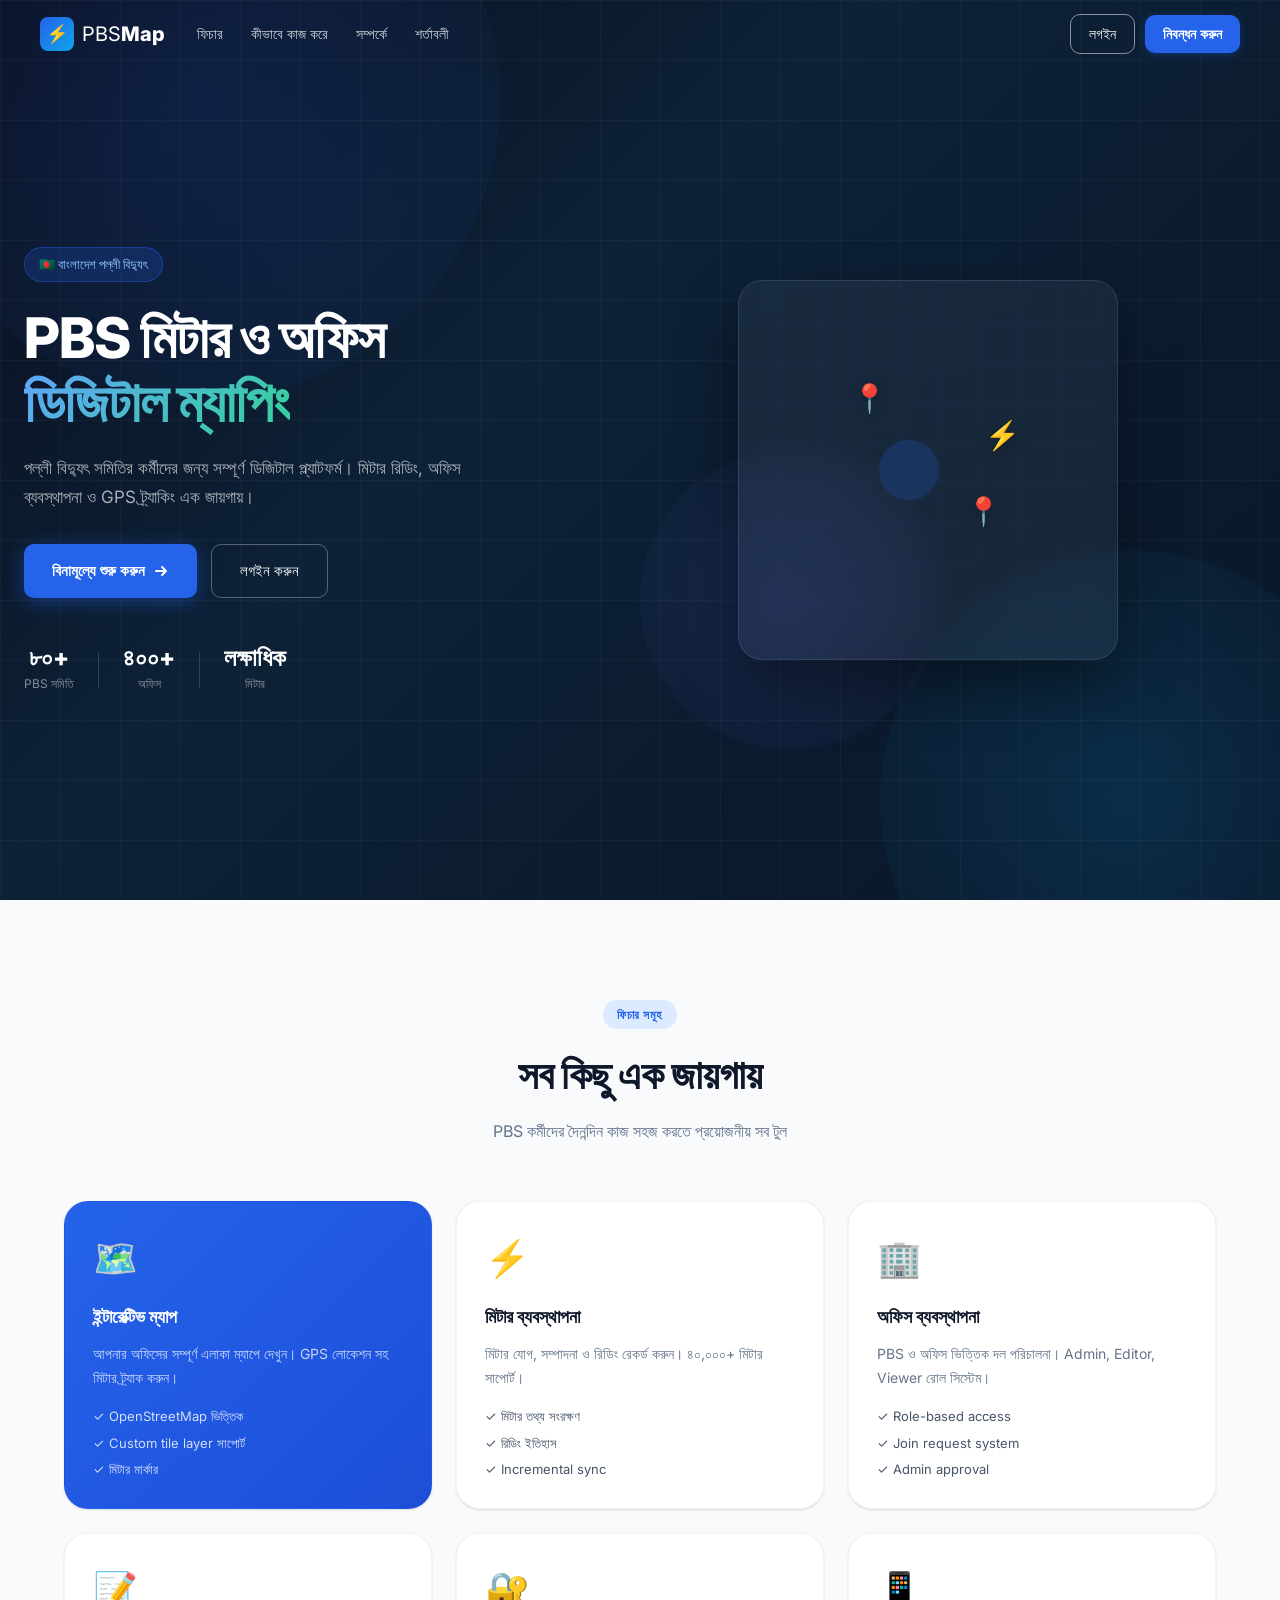
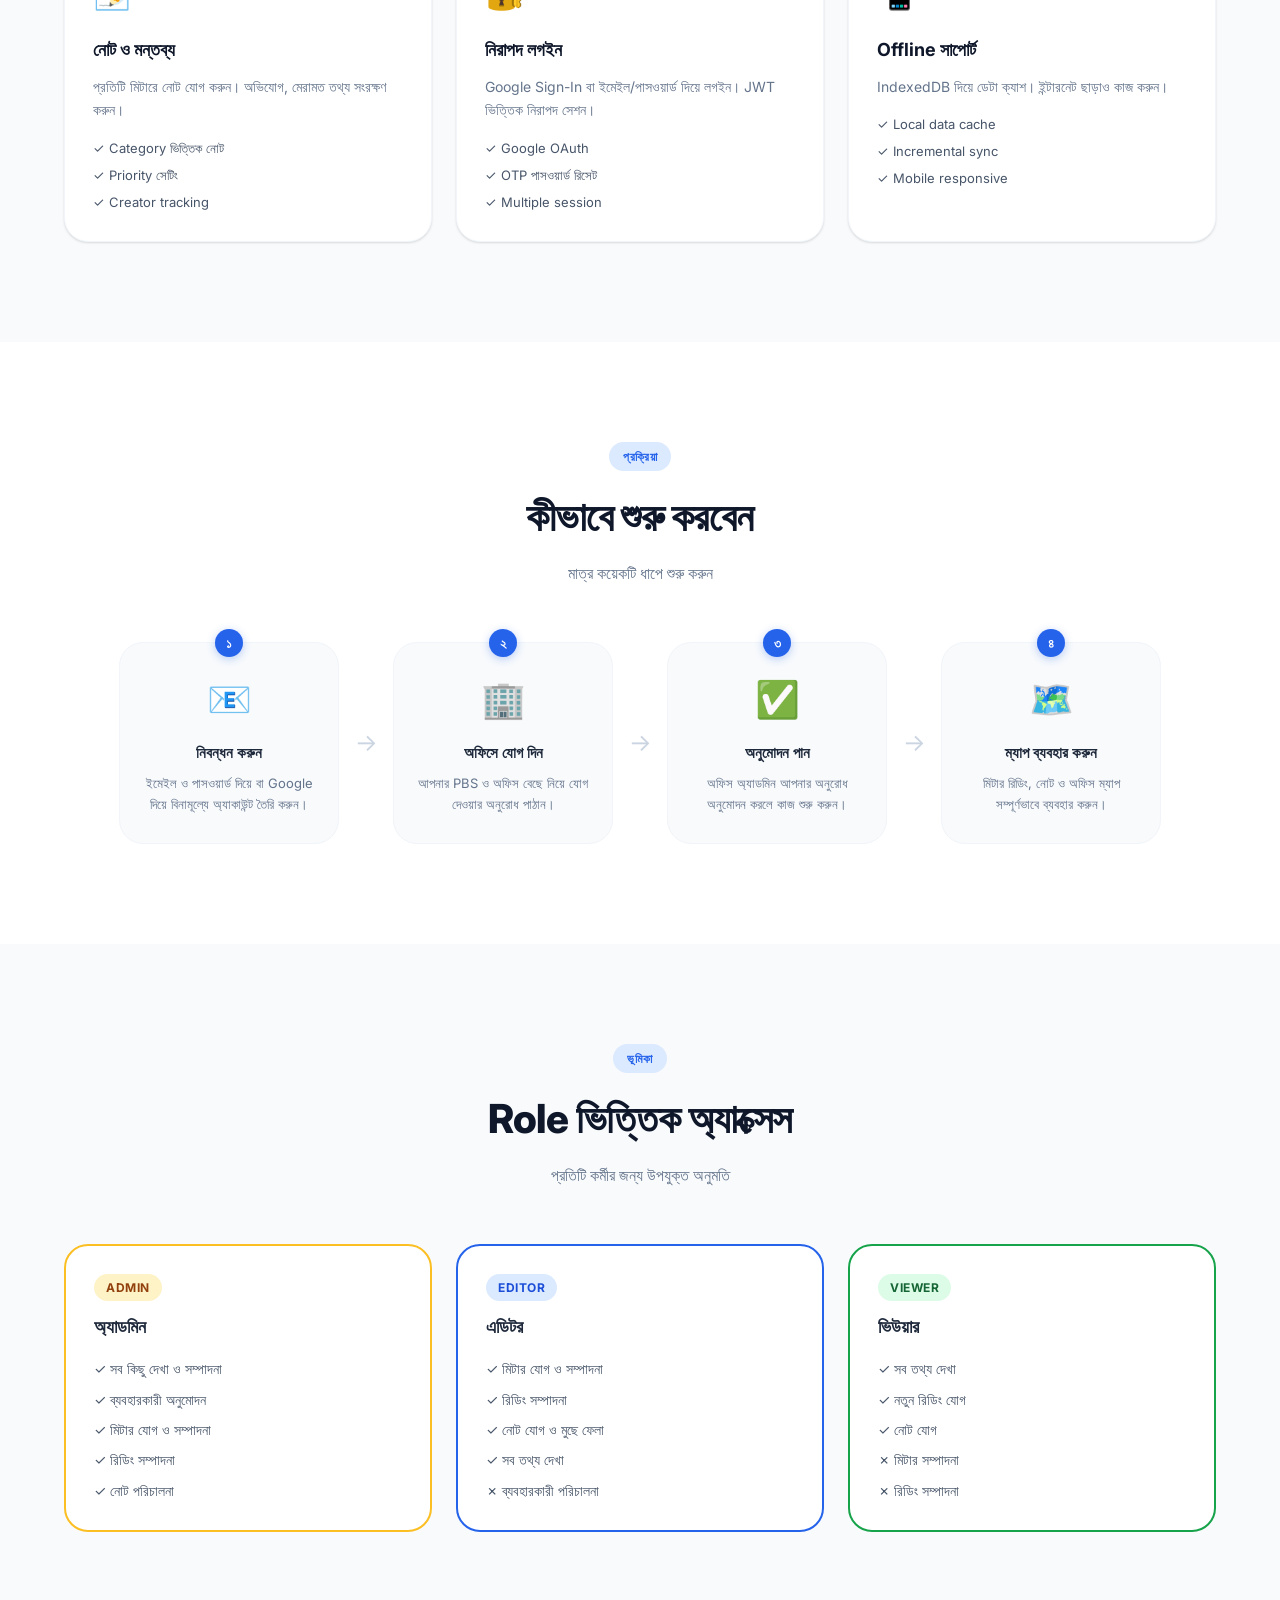
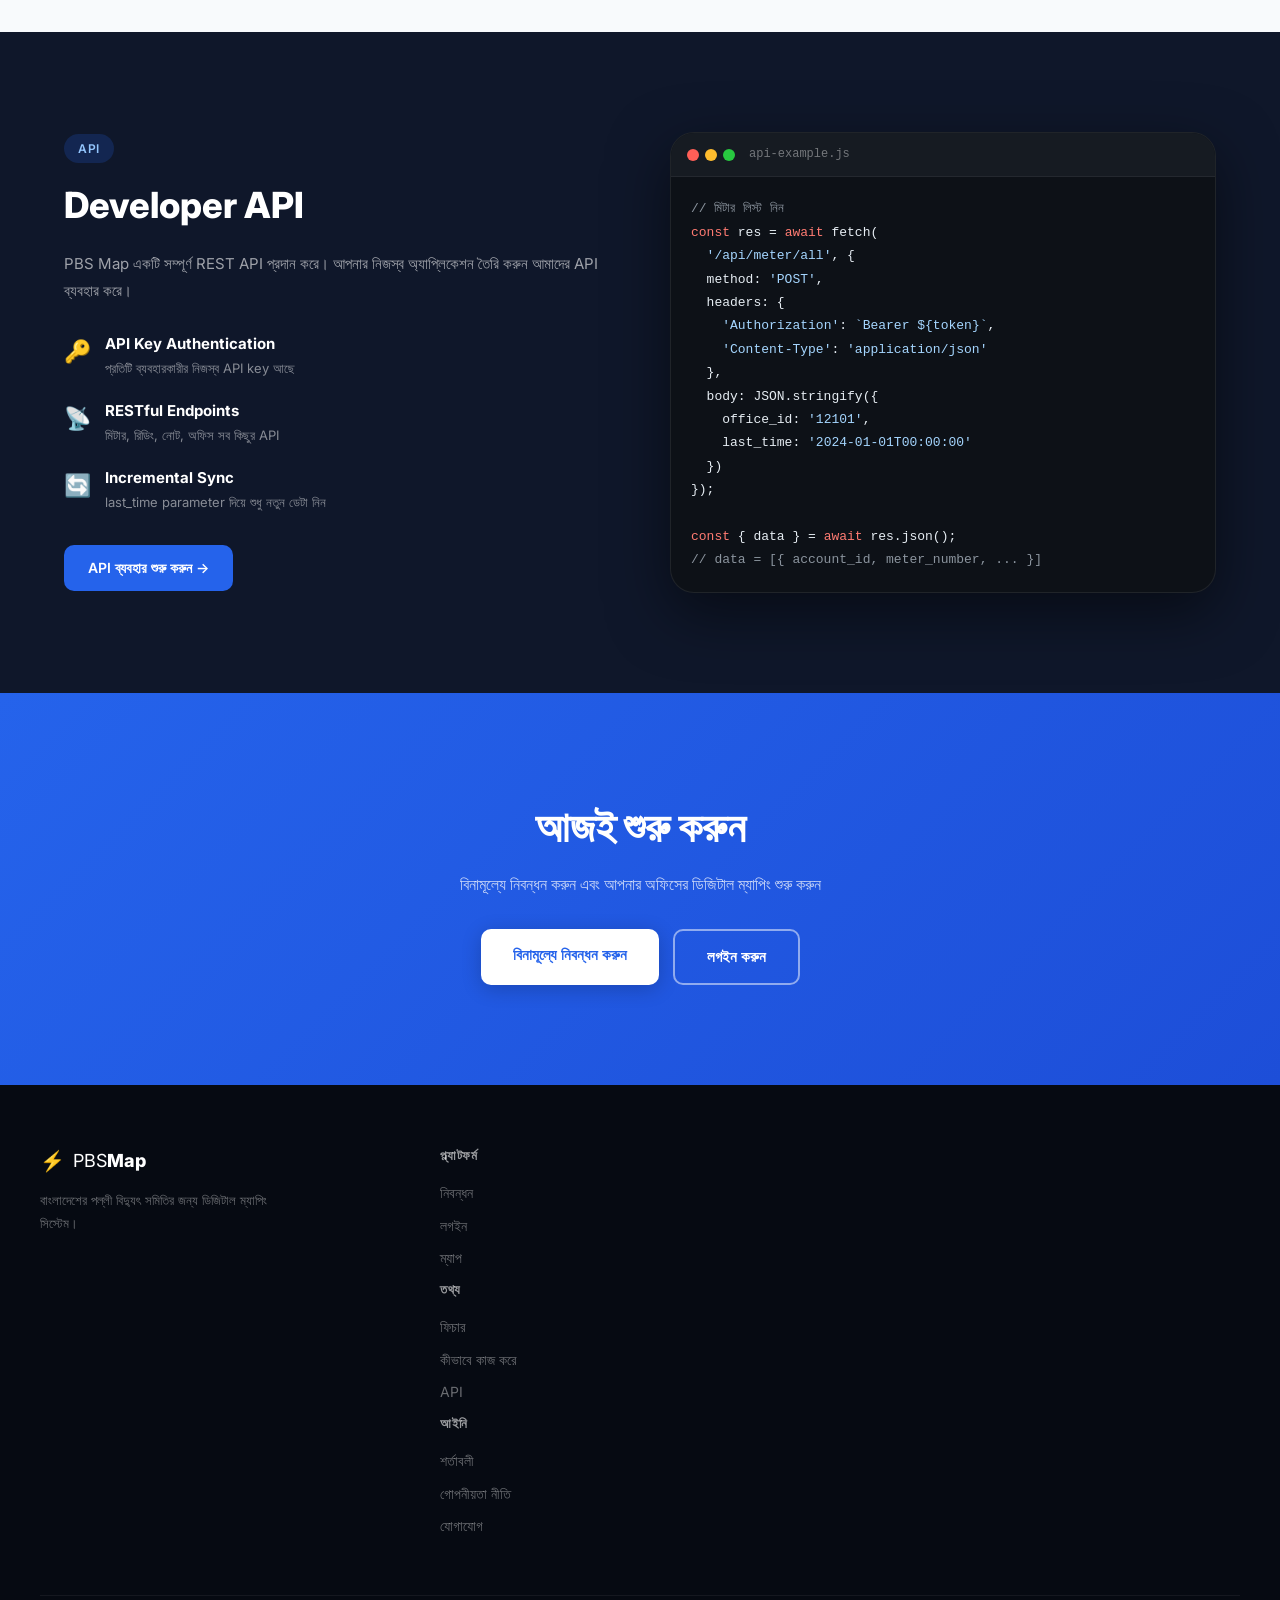
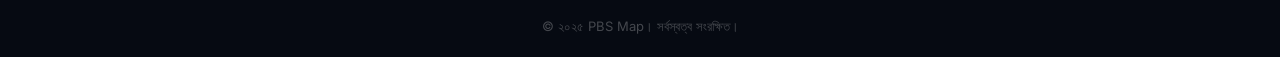
<file: index.html>
<!DOCTYPE html>
<html lang="bn">
<head>
  <meta charset="UTF-8" />
  <meta name="viewport" content="width=device-width, initial-scale=1.0" />
  <title>PBS Map — বাংলাদেশের পল্লী বিদ্যুৎ ম্যাপিং সিস্টেম</title>
  <link rel="icon" type="image/svg+xml" href="img/favicon.svg" />
  <link rel="manifest" href="manifest.json" />
  <meta name="theme-color" content="#1a2332" />
  <meta name="mobile-web-app-capable" content="yes" />
  <meta name="apple-mobile-web-app-capable" content="yes" />
  <meta name="apple-mobile-web-app-status-bar-style" content="black-translucent" />
  <meta name="apple-mobile-web-app-title" content="PBS Map" />
  <link rel="apple-touch-icon" href="img/icon-192.svg" />
  <link rel="stylesheet" href="css/style.css" />
  <link rel="stylesheet" href="css/landing.css" />
  <link rel="preconnect" href="https://fonts.googleapis.com" />
  <link href="https://fonts.googleapis.com/css2?family=Inter:wght@300;400;500;600;700;800&display=swap" rel="stylesheet" />
  <script src="js/config.js"></script>
</head>
<body class="landing-body">

  <!-- ══ NAVBAR ══ -->
  <nav class="nav" id="navbar">
    <div class="nav-inner">
      <a href="index.html" class="nav-logo">
        <div class="nav-logo-icon">⚡</div>
        <span>PBS<strong>Map</strong></span>
      </a>
      <div class="nav-links" id="navLinks">
        <a href="#features">ফিচার</a>
        <a href="#how">কীভাবে কাজ করে</a>
        <a href="#about">সম্পর্কে</a>
        <a href="terms.html">শর্তাবলী</a>
      </div>
      <div class="nav-actions">
        <a href="login.html" class="btn-nav-outline">লগইন</a>
        <a href="login.html#signup" class="btn-nav-fill">নিবন্ধন করুন</a>
      </div>
      <button class="nav-hamburger" id="navHamburger" onclick="toggleMobileNav()">
        <span></span><span></span><span></span>
      </button>
    </div>
    <!-- Mobile menu -->
    <div class="nav-mobile hidden" id="navMobile">
      <a href="#features" onclick="toggleMobileNav()">ফিচার</a>
      <a href="#how" onclick="toggleMobileNav()">কীভাবে কাজ করে</a>
      <a href="#about" onclick="toggleMobileNav()">সম্পর্কে</a>
      <a href="terms.html">শর্তাবলী</a>
      <a href="login.html" class="mobile-login-btn">লগইন / নিবন্ধন</a>
    </div>
  </nav>

  <!-- ══ HERO ══ -->
  <section class="hero" id="hero">
    <div class="hero-bg">
      <div class="hero-circle h1"></div>
      <div class="hero-circle h2"></div>
      <div class="hero-circle h3"></div>
      <!-- Map grid overlay -->
      <div class="hero-grid"></div>
    </div>
    <div class="hero-content">
      <div class="hero-badge">🇧🇩 বাংলাদেশ পল্লী বিদ্যুৎ</div>
      <h1 class="hero-title">
        PBS মিটার ও অফিস<br/>
        <span class="hero-highlight">ডিজিটাল ম্যাপিং</span>
      </h1>
      <p class="hero-desc">
        পল্লী বিদ্যুৎ সমিতির কর্মীদের জন্য সম্পূর্ণ ডিজিটাল প্ল্যাটফর্ম।
        মিটার রিডিং, অফিস ব্যবস্থাপনা ও GPS ট্র্যাকিং এক জায়গায়।
      </p>
      <div class="hero-actions">
        <a href="login.html#signup" class="btn-hero-primary">
          <span>বিনামূল্যে শুরু করুন</span>
          <svg width="16" height="16" viewBox="0 0 16 16" fill="none"><path d="M3 8h10M9 4l4 4-4 4" stroke="currentColor" stroke-width="2" stroke-linecap="round" stroke-linejoin="round"/></svg>
        </a>
        <a href="login.html" class="btn-hero-outline">লগইন করুন</a>
      </div>
      <div class="hero-stats">
        <div class="stat-item">
          <div class="stat-num">৮০+</div>
          <div class="stat-label">PBS সমিতি</div>
        </div>
        <div class="stat-divider"></div>
        <div class="stat-item">
          <div class="stat-num">৪০০+</div>
          <div class="stat-label">অফিস</div>
        </div>
        <div class="stat-divider"></div>
        <div class="stat-item">
          <div class="stat-num">লক্ষাধিক</div>
          <div class="stat-label">মিটার</div>
        </div>
      </div>
    </div>
    <div class="hero-visual">
      <div class="map-mockup">
        <div class="map-mockup-inner">
          <div class="map-pin p1">📍</div>
          <div class="map-pin p2">📍</div>
          <div class="map-pin p3">⚡</div>
          <div class="map-pulse"></div>
          <div class="map-grid-lines"></div>
        </div>
      </div>
    </div>
  </section>

  <!-- ══ FEATURES ══ -->
  <section class="features" id="features">
    <div class="section-inner">
      <div class="section-header">
        <div class="section-badge">ফিচার সমূহ</div>
        <h2>সব কিছু এক জায়গায়</h2>
        <p>PBS কর্মীদের দৈনন্দিন কাজ সহজ করতে প্রয়োজনীয় সব টুল</p>
      </div>
      <div class="features-grid">

        <div class="feature-card fc-primary">
          <div class="fc-icon">🗺️</div>
          <h3>ইন্টারেক্টিভ ম্যাপ</h3>
          <p>আপনার অফিসের সম্পূর্ণ এলাকা ম্যাপে দেখুন। GPS লোকেশন সহ মিটার ট্র্যাক করুন।</p>
          <ul class="fc-list">
            <li>✓ OpenStreetMap ভিত্তিক</li>
            <li>✓ Custom tile layer সাপোর্ট</li>
            <li>✓ মিটার মার্কার</li>
          </ul>
        </div>

        <div class="feature-card">
          <div class="fc-icon">⚡</div>
          <h3>মিটার ব্যবস্থাপনা</h3>
          <p>মিটার যোগ, সম্পাদনা ও রিডিং রেকর্ড করুন। ৪০,০০০+ মিটার সাপোর্ট।</p>
          <ul class="fc-list">
            <li>✓ মিটার তথ্য সংরক্ষণ</li>
            <li>✓ রিডিং ইতিহাস</li>
            <li>✓ Incremental sync</li>
          </ul>
        </div>

        <div class="feature-card">
          <div class="fc-icon">🏢</div>
          <h3>অফিস ব্যবস্থাপনা</h3>
          <p>PBS ও অফিস ভিত্তিক দল পরিচালনা। Admin, Editor, Viewer রোল সিস্টেম।</p>
          <ul class="fc-list">
            <li>✓ Role-based access</li>
            <li>✓ Join request system</li>
            <li>✓ Admin approval</li>
          </ul>
        </div>

        <div class="feature-card">
          <div class="fc-icon">📝</div>
          <h3>নোট ও মন্তব্য</h3>
          <p>প্রতিটি মিটারে নোট যোগ করুন। অভিযোগ, মেরামত তথ্য সংরক্ষণ করুন।</p>
          <ul class="fc-list">
            <li>✓ Category ভিত্তিক নোট</li>
            <li>✓ Priority সেটিং</li>
            <li>✓ Creator tracking</li>
          </ul>
        </div>

        <div class="feature-card">
          <div class="fc-icon">🔐</div>
          <h3>নিরাপদ লগইন</h3>
          <p>Google Sign-In বা ইমেইল/পাসওয়ার্ড দিয়ে লগইন। JWT ভিত্তিক নিরাপদ সেশন।</p>
          <ul class="fc-list">
            <li>✓ Google OAuth</li>
            <li>✓ OTP পাসওয়ার্ড রিসেট</li>
            <li>✓ Multiple session</li>
          </ul>
        </div>

        <div class="feature-card">
          <div class="fc-icon">📱</div>
          <h3>Offline সাপোর্ট</h3>
          <p>IndexedDB দিয়ে ডেটা ক্যাশ। ইন্টারনেট ছাড়াও কাজ করুন।</p>
          <ul class="fc-list">
            <li>✓ Local data cache</li>
            <li>✓ Incremental sync</li>
            <li>✓ Mobile responsive</li>
          </ul>
        </div>

      </div>
    </div>
  </section>

  <!-- ══ HOW IT WORKS ══ -->
  <section class="how-section" id="how">
    <div class="section-inner">
      <div class="section-header">
        <div class="section-badge">প্রক্রিয়া</div>
        <h2>কীভাবে শুরু করবেন</h2>
        <p>মাত্র কয়েকটি ধাপে শুরু করুন</p>
      </div>
      <div class="steps-grid">
        <div class="step-card">
          <div class="step-num">১</div>
          <div class="step-icon">📧</div>
          <h3>নিবন্ধন করুন</h3>
          <p>ইমেইল ও পাসওয়ার্ড দিয়ে বা Google দিয়ে বিনামূল্যে অ্যাকাউন্ট তৈরি করুন।</p>
        </div>
        <div class="step-arrow">→</div>
        <div class="step-card">
          <div class="step-num">২</div>
          <div class="step-icon">🏢</div>
          <h3>অফিসে যোগ দিন</h3>
          <p>আপনার PBS ও অফিস বেছে নিয়ে যোগ দেওয়ার অনুরোধ পাঠান।</p>
        </div>
        <div class="step-arrow">→</div>
        <div class="step-card">
          <div class="step-num">৩</div>
          <div class="step-icon">✅</div>
          <h3>অনুমোদন পান</h3>
          <p>অফিস অ্যাডমিন আপনার অনুরোধ অনুমোদন করলে কাজ শুরু করুন।</p>
        </div>
        <div class="step-arrow">→</div>
        <div class="step-card">
          <div class="step-num">৪</div>
          <div class="step-icon">🗺️</div>
          <h3>ম্যাপ ব্যবহার করুন</h3>
          <p>মিটার রিডিং, নোট ও অফিস ম্যাপ সম্পূর্ণভাবে ব্যবহার করুন।</p>
        </div>
      </div>
    </div>
  </section>

  <!-- ══ ROLES ══ -->
  <section class="roles-section">
    <div class="section-inner">
      <div class="section-header">
        <div class="section-badge">ভূমিকা</div>
        <h2>Role ভিত্তিক অ্যাক্সেস</h2>
        <p>প্রতিটি কর্মীর জন্য উপযুক্ত অনুমতি</p>
      </div>
      <div class="roles-grid">
        <div class="role-card role-admin">
          <div class="role-badge">Admin</div>
          <h3>অ্যাডমিন</h3>
          <ul>
            <li>✓ সব কিছু দেখা ও সম্পাদনা</li>
            <li>✓ ব্যবহারকারী অনুমোদন</li>
            <li>✓ মিটার যোগ ও সম্পাদনা</li>
            <li>✓ রিডিং সম্পাদনা</li>
            <li>✓ নোট পরিচালনা</li>
          </ul>
        </div>
        <div class="role-card role-editor">
          <div class="role-badge">Editor</div>
          <h3>এডিটর</h3>
          <ul>
            <li>✓ মিটার যোগ ও সম্পাদনা</li>
            <li>✓ রিডিং সম্পাদনা</li>
            <li>✓ নোট যোগ ও মুছে ফেলা</li>
            <li>✓ সব তথ্য দেখা</li>
            <li>✗ ব্যবহারকারী পরিচালনা</li>
          </ul>
        </div>
        <div class="role-card role-viewer">
          <div class="role-badge">Viewer</div>
          <h3>ভিউয়ার</h3>
          <ul>
            <li>✓ সব তথ্য দেখা</li>
            <li>✓ নতুন রিডিং যোগ</li>
            <li>✓ নোট যোগ</li>
            <li>✗ মিটার সম্পাদনা</li>
            <li>✗ রিডিং সম্পাদনা</li>
          </ul>
        </div>
      </div>
    </div>
  </section>

  <!-- ══ ABOUT / API ══ -->
  <section class="about-section" id="about">
    <div class="section-inner about-grid">
      <div class="about-text">
        <div class="section-badge">API</div>
        <h2>Developer API</h2>
        <p>
          PBS Map একটি সম্পূর্ণ REST API প্রদান করে। আপনার নিজস্ব অ্যাপ্লিকেশন তৈরি করুন
          আমাদের API ব্যবহার করে।
        </p>
        <ul class="about-list">
          <li>
            <span class="al-icon">🔑</span>
            <div>
              <strong>API Key Authentication</strong>
              <p>প্রতিটি ব্যবহারকারীর নিজস্ব API key আছে</p>
            </div>
          </li>
          <li>
            <span class="al-icon">📡</span>
            <div>
              <strong>RESTful Endpoints</strong>
              <p>মিটার, রিডিং, নোট, অফিস সব কিছুর API</p>
            </div>
          </li>
          <li>
            <span class="al-icon">🔄</span>
            <div>
              <strong>Incremental Sync</strong>
              <p>last_time parameter দিয়ে শুধু নতুন ডেটা নিন</p>
            </div>
          </li>
        </ul>
        <a href="login.html" class="btn-about">API ব্যবহার শুরু করুন →</a>
      </div>
      <div class="about-code">
        <div class="code-window">
          <div class="code-titlebar">
            <span class="dot red"></span>
            <span class="dot yellow"></span>
            <span class="dot green"></span>
            <span class="code-title">api-example.js</span>
          </div>
          <pre class="code-body"><code><span class="c-comment">// মিটার লিস্ট নিন</span>
<span class="c-keyword">const</span> res = <span class="c-keyword">await</span> fetch(
  <span class="c-string">'/api/meter/all'</span>, {
  method: <span class="c-string">'POST'</span>,
  headers: {
    <span class="c-string">'Authorization'</span>: <span class="c-string">`Bearer ${token}`</span>,
    <span class="c-string">'Content-Type'</span>: <span class="c-string">'application/json'</span>
  },
  body: JSON.stringify({
    office_id: <span class="c-string">'12101'</span>,
    last_time: <span class="c-string">'2024-01-01T00:00:00'</span>
  })
});

<span class="c-keyword">const</span> { data } = <span class="c-keyword">await</span> res.json();
<span class="c-comment">// data = [{ account_id, meter_number, ... }]</span></code></pre>
        </div>
      </div>
    </div>
  </section>

  <!-- ══ CTA ══ -->
  <section class="cta-section">
    <div class="cta-inner">
      <h2>আজই শুরু করুন</h2>
      <p>বিনামূল্যে নিবন্ধন করুন এবং আপনার অফিসের ডিজিটাল ম্যাপিং শুরু করুন</p>
      <div class="cta-actions">
        <a href="login.html#signup" class="btn-cta-primary">বিনামূল্যে নিবন্ধন করুন</a>
        <a href="login.html" class="btn-cta-outline">লগইন করুন</a>
      </div>
    </div>
  </section>

  <!-- ══ FOOTER ══ -->
  <footer class="footer">
    <div class="footer-inner">
      <div class="footer-brand">
        <div class="footer-logo">
          <span class="logo-icon-sm">⚡</span>
          <span>PBS<strong>Map</strong></span>
        </div>
        <p>বাংলাদেশের পল্লী বিদ্যুৎ সমিতির জন্য ডিজিটাল ম্যাপিং সিস্টেম।</p>
      </div>
      <div class="footer-links-grid">
        <div class="footer-col">
          <h4>প্ল্যাটফর্ম</h4>
          <a href="login.html#signup">নিবন্ধন</a>
          <a href="login.html">লগইন</a>
          <a href="home.html">ম্যাপ</a>
        </div>
        <div class="footer-col">
          <h4>তথ্য</h4>
          <a href="#features">ফিচার</a>
          <a href="#how">কীভাবে কাজ করে</a>
          <a href="#about">API</a>
        </div>
        <div class="footer-col">
          <h4>আইনি</h4>
          <a href="terms.html">শর্তাবলী</a>
          <a href="terms.html#privacy">গোপনীয়তা নীতি</a>
          <a href="terms.html#contact">যোগাযোগ</a>
        </div>
      </div>
    </div>
    <div class="footer-bottom">
      <p>© ২০২৫ PBS Map। সর্বস্বত্ব সংরক্ষিত।</p>
    </div>
  </footer>

  <script>
    // Navbar scroll effect
    window.addEventListener('scroll', () => {
      document.getElementById('navbar').classList.toggle('scrolled', window.scrollY > 20);
    });

    // Mobile nav toggle
    function toggleMobileNav() {
      document.getElementById('navMobile').classList.toggle('hidden');
    }

    // Smooth scroll for anchor links
    document.querySelectorAll('a[href^="#"]').forEach(a => {
      a.addEventListener('click', e => {
        const id = a.getAttribute('href').slice(1);
        const el = document.getElementById(id);
        if (el) { e.preventDefault(); el.scrollIntoView({ behavior: 'smooth' }); }
      });
    });

    // Check if already logged in → redirect to home
    async function checkLogin() {
      if (typeof openDB === 'undefined') return;
      try {
        const session = await getSession();
        if (session && session.token) {
          // Show "Go to App" button instead of signup
          document.querySelectorAll('a[href="login.html#signup"]').forEach(a => {
            a.href = 'home.html';
            a.textContent = 'অ্যাপে যান →';
          });
          document.querySelectorAll('a[href="login.html"]').forEach(a => {
            a.href = 'home.html';
            a.textContent = 'অ্যাপে যান';
          });
        }
      } catch(e) {}
    }
  </script>
  <script src="js/db.js"></script>
  <script>checkLogin();</script>
  <script>
    if ('serviceWorker' in navigator) {
      navigator.serviceWorker.getRegistrations().then(regs => {
        regs.forEach(r => r.unregister());
      });
      navigator.serviceWorker.register('./sw.js', { scope: './' }).catch(() => {});
    }
  </script>
</body>
</html>
</file>
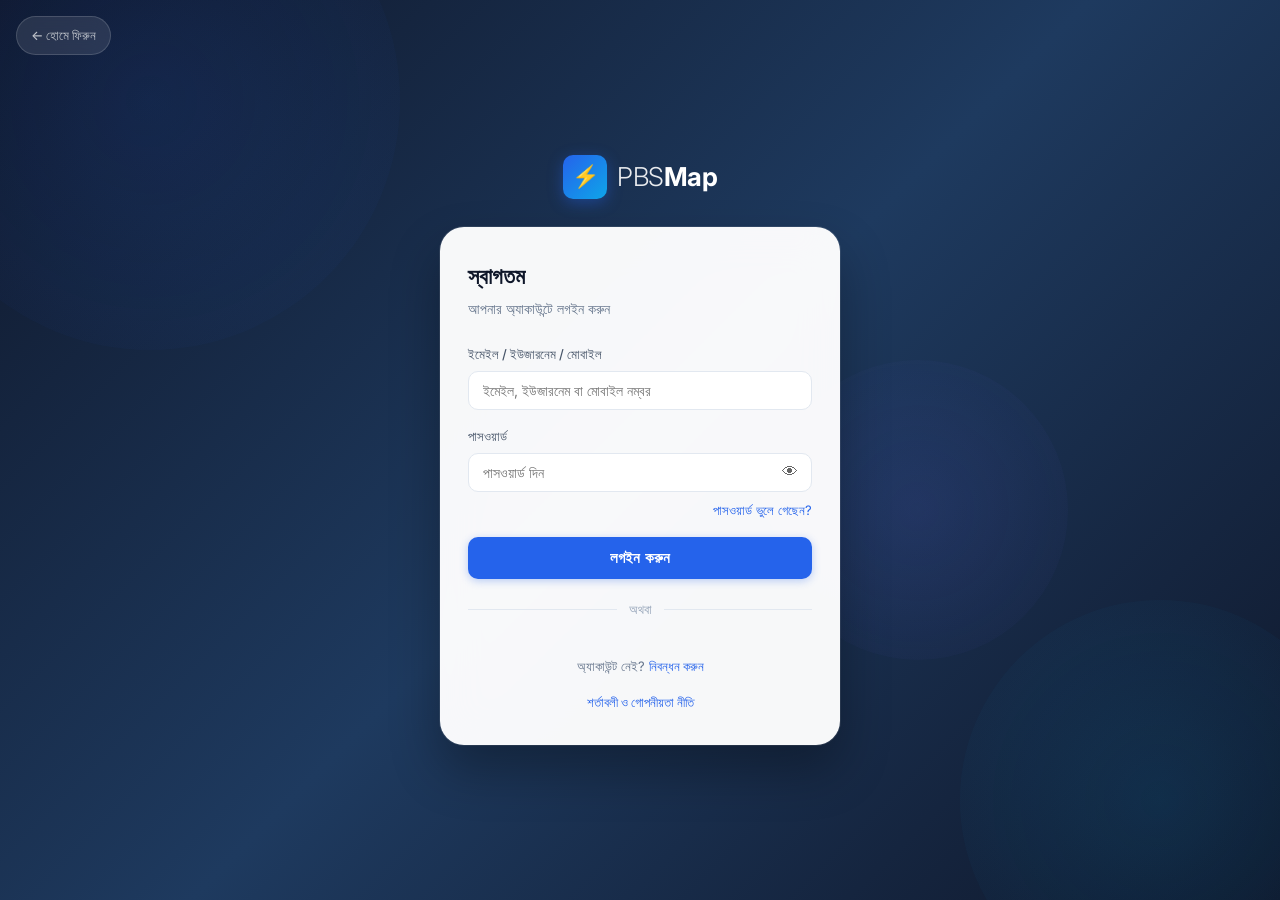
<file: login.html>
<!DOCTYPE html>
<html lang="bn">
<head>
  <meta charset="UTF-8" />
  <meta name="viewport" content="width=device-width, initial-scale=1.0" />
  <title>PBS Map — লগইন</title>
  <link rel="icon" type="image/svg+xml" href="img/favicon.svg" />
  <link rel="manifest" href="manifest.json" />
  <meta name="theme-color" content="#1a2332" />
  <meta name="mobile-web-app-capable" content="yes" />
  <meta name="apple-mobile-web-app-capable" content="yes" />
  <meta name="apple-mobile-web-app-status-bar-style" content="black-translucent" />
  <meta name="apple-mobile-web-app-title" content="PBS Map" />
  <link rel="apple-touch-icon" href="img/icon-192.svg" />
  <link rel="stylesheet" href="css/style.css" />
  <link rel="stylesheet" href="css/auth.css" />
  <link rel="preconnect" href="https://fonts.googleapis.com" />
  <link href="https://fonts.googleapis.com/css2?family=Inter:wght@300;400;500;600;700&display=swap" rel="stylesheet" />
  <script src="js/config.js"></script>
  <script src="https://accounts.google.com/gsi/client" async defer></script>
</head>
<body class="auth-body">

  <div class="auth-bg">
    <div class="bg-circle c1"></div>
    <div class="bg-circle c2"></div>
    <div class="bg-circle c3"></div>
  </div>

  <!-- Back to home -->
  <a href="index.html" class="auth-back">← হোমে ফিরুন</a>

  <div class="auth-container" id="authContainer">

    <div class="auth-logo">
      <div class="logo-icon">⚡</div>
      <span class="logo-text">PBS<strong>Map</strong></span>
    </div>

    <!-- ══ LOGIN ══ -->
    <div class="auth-panel active" id="panelLogin">
      <h2 class="panel-title">স্বাগতম</h2>
      <p class="panel-sub">আপনার অ্যাকাউন্টে লগইন করুন</p>

      <div id="loginError" class="alert alert-error hidden"></div>

      <form id="loginForm" novalidate>
        <div class="form-group">
          <label>ইমেইল / ইউজারনেম / মোবাইল</label>
          <input type="text" id="loginIdentifier" placeholder="ইমেইল, ইউজারনেম বা মোবাইল নম্বর" autocomplete="username" />
        </div>
        <div class="form-group">
          <label>পাসওয়ার্ড</label>
          <div class="input-eye">
            <input type="password" id="loginPassword" placeholder="পাসওয়ার্ড দিন" autocomplete="current-password" />
            <button type="button" class="eye-btn" onclick="togglePass('loginPassword',this)">👁</button>
          </div>
        </div>
        <div class="form-row-end">
          <a href="#" class="link-sm" onclick="showPanel('panelForgot');return false;">পাসওয়ার্ড ভুলে গেছেন?</a>
        </div>
        <button type="submit" class="btn-primary" id="loginBtn">
          <span class="btn-text">লগইন করুন</span>
          <span class="btn-loader hidden"></span>
        </button>
      </form>

      <div class="divider"><span>অথবা</span></div>
      <div id="googleBtnContainer" class="google-btn-wrap"></div>

      <p class="switch-text">অ্যাকাউন্ট নেই? <a href="#" onclick="showPanel('panelSignup');return false;">নিবন্ধন করুন</a></p>
      <p class="switch-text"><a href="terms.html" target="_blank">শর্তাবলী ও গোপনীয়তা নীতি</a></p>
    </div>

    <!-- ══ SIGNUP ══ -->
    <div class="auth-panel" id="panelSignup">
      <h2 class="panel-title">নতুন অ্যাকাউন্ট</h2>
      <p class="panel-sub">বিনামূল্যে নিবন্ধন করুন</p>

      <div id="signupError"   class="alert alert-error   hidden"></div>
      <div id="signupSuccess" class="alert alert-success hidden"></div>

      <form id="signupForm" novalidate>
        <div class="form-group">
          <label>পূর্ণ নাম</label>
          <input type="text" id="signupName" placeholder="আপনার পূর্ণ নাম" autocomplete="name" />
        </div>
        <div class="form-group">
          <label>ইমেইল <span class="req">*</span></label>
          <input type="email" id="signupEmail" placeholder="আপনার ইমেইল ঠিকানা" autocomplete="email" />
        </div>
        <div class="form-group">
          <label>পাসওয়ার্ড <span class="req">*</span></label>
          <div class="input-eye">
            <input type="password" id="signupPassword" placeholder="কমপক্ষে ৬ অক্ষর" autocomplete="new-password" />
            <button type="button" class="eye-btn" onclick="togglePass('signupPassword',this)">👁</button>
          </div>
        </div>
        <button type="submit" class="btn-primary" id="signupBtn">
          <span class="btn-text">নিবন্ধন করুন</span>
          <span class="btn-loader hidden"></span>
        </button>
      </form>

      <div class="divider"><span>অথবা</span></div>
      <div id="googleSignupBtn" class="google-btn-wrap"></div>

      <p class="switch-text">ইতিমধ্যে অ্যাকাউন্ট আছে? <a href="#" onclick="showPanel('panelLogin');return false;">লগইন করুন</a></p>
    </div>

    <!-- ══ FORGOT PASSWORD ══ -->
    <div class="auth-panel" id="panelForgot">
      <h2 class="panel-title">পাসওয়ার্ড পুনরুদ্ধার</h2>
      <p class="panel-sub">আপনার ইমেইলে OTP পাঠানো হবে</p>

      <div id="forgotError"   class="alert alert-error   hidden"></div>
      <div id="forgotSuccess" class="alert alert-success hidden"></div>

      <div id="forgotStep1">
        <form id="forgotForm" novalidate>
          <div class="form-group">
            <label>ইমেইল ঠিকানা</label>
            <input type="email" id="forgotEmail" placeholder="নিবন্ধিত ইমেইল দিন" />
          </div>
          <button type="submit" class="btn-primary" id="forgotBtn">
            <span class="btn-text">OTP পাঠান</span>
            <span class="btn-loader hidden"></span>
          </button>
        </form>
      </div>

      <div id="forgotStep2" class="hidden">
        <form id="resetForm" novalidate>
          <div class="form-group">
            <label>OTP কোড</label>
            <input type="text" id="resetOtp" placeholder="৬ সংখ্যার OTP" maxlength="6" inputmode="numeric" />
          </div>
          <div class="form-group">
            <label>নতুন পাসওয়ার্ড</label>
            <div class="input-eye">
              <input type="password" id="resetPassword" placeholder="নতুন পাসওয়ার্ড" autocomplete="new-password" />
              <button type="button" class="eye-btn" onclick="togglePass('resetPassword',this)">👁</button>
            </div>
          </div>
          <button type="submit" class="btn-primary" id="resetBtn">
            <span class="btn-text">পাসওয়ার্ড পরিবর্তন করুন</span>
            <span class="btn-loader hidden"></span>
          </button>
        </form>
      </div>

      <p class="switch-text"><a href="#" onclick="showPanel('panelLogin');return false;">← লগইনে ফিরুন</a></p>
    </div>

  </div>

  <script src="js/db.js"></script>
  <script src="js/api.js"></script>
  <script src="js/auth.js"></script>
  <script>
    // পুরনো SW unregister করো
    if ('serviceWorker' in navigator) {
      navigator.serviceWorker.getRegistrations().then(regs => {
        regs.forEach(r => r.unregister());
      });
      navigator.serviceWorker.register('./sw.js', { scope: './' }).catch(() => {});
    }
  </script>
</body>
</html>
</file>
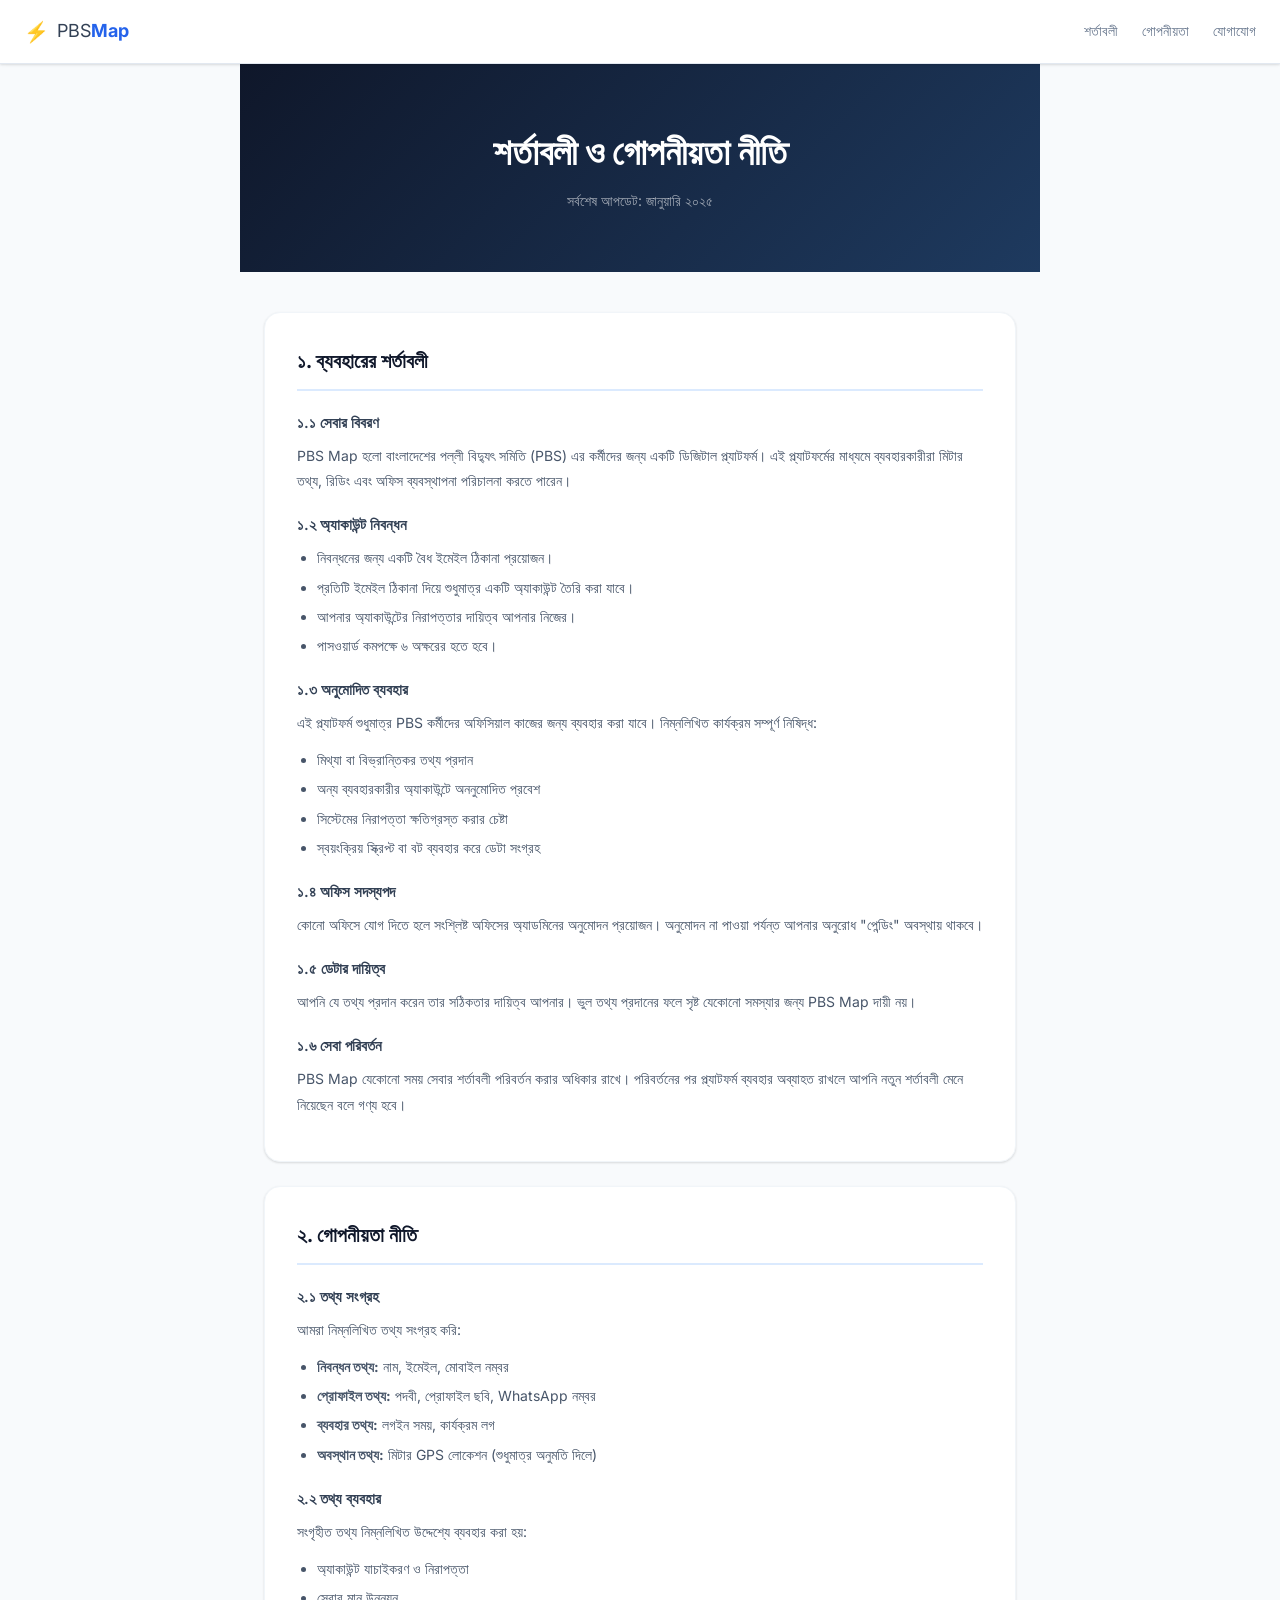
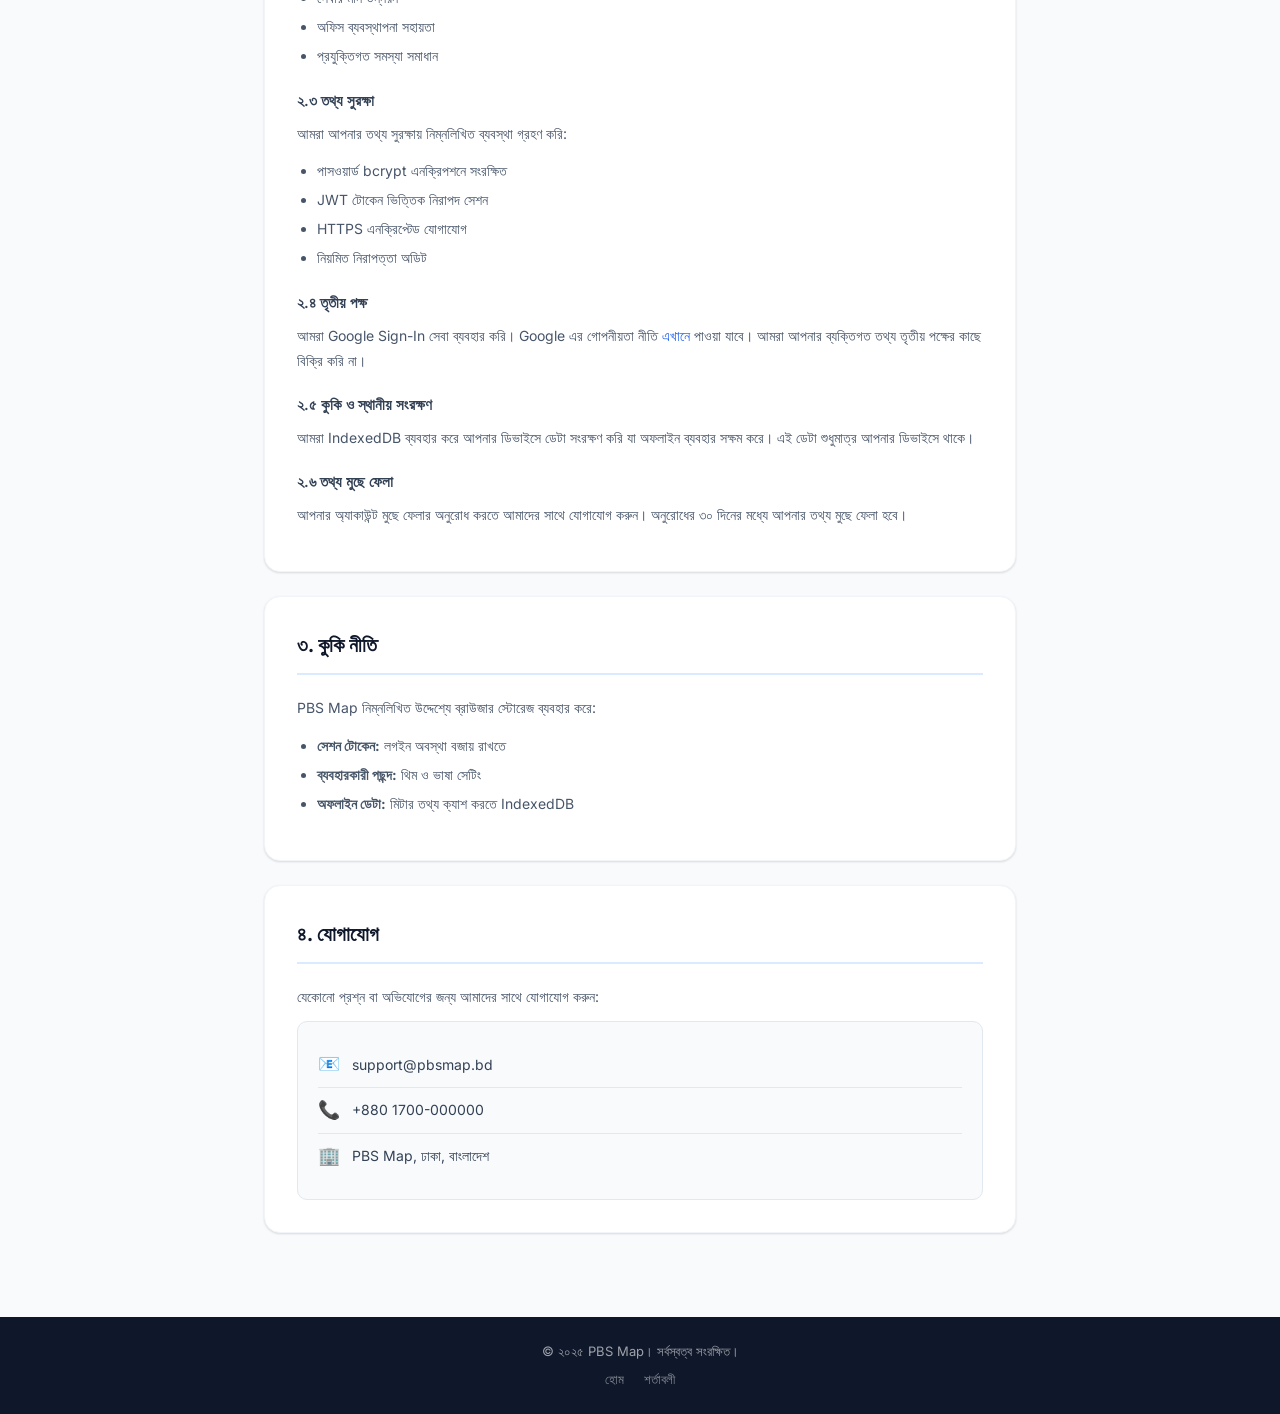
<file: terms.html>
<!DOCTYPE html>
<html lang="bn">
<head>
  <meta charset="UTF-8" />
  <meta name="viewport" content="width=device-width, initial-scale=1.0" />
  <title>PBS Map — শর্তাবলী ও গোপনীয়তা নীতি</title>
  <link rel="icon" type="image/svg+xml" href="img/favicon.svg" />
  <link rel="stylesheet" href="css/style.css" />
  <link rel="stylesheet" href="css/terms.css" />
  <link rel="preconnect" href="https://fonts.googleapis.com" />
  <link href="https://fonts.googleapis.com/css2?family=Inter:wght@300;400;500;600;700&display=swap" rel="stylesheet" />
</head>
<body class="terms-body">

  <header class="terms-header">
    <a href="index.html" class="terms-logo">
      <span class="logo-icon-sm">⚡</span>
      <span>PBS<strong>Map</strong></span>
    </a>
    <nav class="terms-nav">
      <a href="#terms">শর্তাবলী</a>
      <a href="#privacy">গোপনীয়তা</a>
      <a href="#contact">যোগাযোগ</a>
    </nav>
  </header>

  <main class="terms-main">

    <div class="terms-hero">
      <h1>শর্তাবলী ও গোপনীয়তা নীতি</h1>
      <p>সর্বশেষ আপডেট: জানুয়ারি ২০২৫</p>
    </div>

    <div class="terms-content">

      <!-- Terms of Service -->
      <section id="terms" class="terms-section">
        <h2>১. ব্যবহারের শর্তাবলী</h2>

        <h3>১.১ সেবার বিবরণ</h3>
        <p>PBS Map হলো বাংলাদেশের পল্লী বিদ্যুৎ সমিতি (PBS) এর কর্মীদের জন্য একটি ডিজিটাল প্ল্যাটফর্ম। এই প্ল্যাটফর্মের মাধ্যমে ব্যবহারকারীরা মিটার তথ্য, রিডিং এবং অফিস ব্যবস্থাপনা পরিচালনা করতে পারেন।</p>

        <h3>১.২ অ্যাকাউন্ট নিবন্ধন</h3>
        <ul>
          <li>নিবন্ধনের জন্য একটি বৈধ ইমেইল ঠিকানা প্রয়োজন।</li>
          <li>প্রতিটি ইমেইল ঠিকানা দিয়ে শুধুমাত্র একটি অ্যাকাউন্ট তৈরি করা যাবে।</li>
          <li>আপনার অ্যাকাউন্টের নিরাপত্তার দায়িত্ব আপনার নিজের।</li>
          <li>পাসওয়ার্ড কমপক্ষে ৬ অক্ষরের হতে হবে।</li>
        </ul>

        <h3>১.৩ অনুমোদিত ব্যবহার</h3>
        <p>এই প্ল্যাটফর্ম শুধুমাত্র PBS কর্মীদের অফিসিয়াল কাজের জন্য ব্যবহার করা যাবে। নিম্নলিখিত কার্যক্রম সম্পূর্ণ নিষিদ্ধ:</p>
        <ul>
          <li>মিথ্যা বা বিভ্রান্তিকর তথ্য প্রদান</li>
          <li>অন্য ব্যবহারকারীর অ্যাকাউন্টে অননুমোদিত প্রবেশ</li>
          <li>সিস্টেমের নিরাপত্তা ক্ষতিগ্রস্ত করার চেষ্টা</li>
          <li>স্বয়ংক্রিয় স্ক্রিপ্ট বা বট ব্যবহার করে ডেটা সংগ্রহ</li>
        </ul>

        <h3>১.৪ অফিস সদস্যপদ</h3>
        <p>কোনো অফিসে যোগ দিতে হলে সংশ্লিষ্ট অফিসের অ্যাডমিনের অনুমোদন প্রয়োজন। অনুমোদন না পাওয়া পর্যন্ত আপনার অনুরোধ "পেন্ডিং" অবস্থায় থাকবে।</p>

        <h3>১.৫ ডেটার দায়িত্ব</h3>
        <p>আপনি যে তথ্য প্রদান করেন তার সঠিকতার দায়িত্ব আপনার। ভুল তথ্য প্রদানের ফলে সৃষ্ট যেকোনো সমস্যার জন্য PBS Map দায়ী নয়।</p>

        <h3>১.৬ সেবা পরিবর্তন</h3>
        <p>PBS Map যেকোনো সময় সেবার শর্তাবলী পরিবর্তন করার অধিকার রাখে। পরিবর্তনের পর প্ল্যাটফর্ম ব্যবহার অব্যাহত রাখলে আপনি নতুন শর্তাবলী মেনে নিয়েছেন বলে গণ্য হবে।</p>
      </section>

      <!-- Privacy Policy -->
      <section id="privacy" class="terms-section">
        <h2>২. গোপনীয়তা নীতি</h2>

        <h3>২.১ তথ্য সংগ্রহ</h3>
        <p>আমরা নিম্নলিখিত তথ্য সংগ্রহ করি:</p>
        <ul>
          <li><strong>নিবন্ধন তথ্য:</strong> নাম, ইমেইল, মোবাইল নম্বর</li>
          <li><strong>প্রোফাইল তথ্য:</strong> পদবী, প্রোফাইল ছবি, WhatsApp নম্বর</li>
          <li><strong>ব্যবহার তথ্য:</strong> লগইন সময়, কার্যক্রম লগ</li>
          <li><strong>অবস্থান তথ্য:</strong> মিটার GPS লোকেশন (শুধুমাত্র অনুমতি দিলে)</li>
        </ul>

        <h3>২.২ তথ্য ব্যবহার</h3>
        <p>সংগৃহীত তথ্য নিম্নলিখিত উদ্দেশ্যে ব্যবহার করা হয়:</p>
        <ul>
          <li>অ্যাকাউন্ট যাচাইকরণ ও নিরাপত্তা</li>
          <li>সেবার মান উন্নয়ন</li>
          <li>অফিস ব্যবস্থাপনা সহায়তা</li>
          <li>প্রযুক্তিগত সমস্যা সমাধান</li>
        </ul>

        <h3>২.৩ তথ্য সুরক্ষা</h3>
        <p>আমরা আপনার তথ্য সুরক্ষায় নিম্নলিখিত ব্যবস্থা গ্রহণ করি:</p>
        <ul>
          <li>পাসওয়ার্ড bcrypt এনক্রিপশনে সংরক্ষিত</li>
          <li>JWT টোকেন ভিত্তিক নিরাপদ সেশন</li>
          <li>HTTPS এনক্রিপ্টেড যোগাযোগ</li>
          <li>নিয়মিত নিরাপত্তা অডিট</li>
        </ul>

        <h3>২.৪ তৃতীয় পক্ষ</h3>
        <p>আমরা Google Sign-In সেবা ব্যবহার করি। Google এর গোপনীয়তা নীতি <a href="https://policies.google.com/privacy" target="_blank">এখানে</a> পাওয়া যাবে। আমরা আপনার ব্যক্তিগত তথ্য তৃতীয় পক্ষের কাছে বিক্রি করি না।</p>

        <h3>২.৫ কুকি ও স্থানীয় সংরক্ষণ</h3>
        <p>আমরা IndexedDB ব্যবহার করে আপনার ডিভাইসে ডেটা সংরক্ষণ করি যা অফলাইন ব্যবহার সক্ষম করে। এই ডেটা শুধুমাত্র আপনার ডিভাইসে থাকে।</p>

        <h3>২.৬ তথ্য মুছে ফেলা</h3>
        <p>আপনার অ্যাকাউন্ট মুছে ফেলার অনুরোধ করতে আমাদের সাথে যোগাযোগ করুন। অনুরোধের ৩০ দিনের মধ্যে আপনার তথ্য মুছে ফেলা হবে।</p>
      </section>

      <!-- Cookie Policy -->
      <section class="terms-section">
        <h2>৩. কুকি নীতি</h2>
        <p>PBS Map নিম্নলিখিত উদ্দেশ্যে ব্রাউজার স্টোরেজ ব্যবহার করে:</p>
        <ul>
          <li><strong>সেশন টোকেন:</strong> লগইন অবস্থা বজায় রাখতে</li>
          <li><strong>ব্যবহারকারী পছন্দ:</strong> থিম ও ভাষা সেটিং</li>
          <li><strong>অফলাইন ডেটা:</strong> মিটার তথ্য ক্যাশ করতে IndexedDB</li>
        </ul>
      </section>

      <!-- Contact -->
      <section id="contact" class="terms-section">
        <h2>৪. যোগাযোগ</h2>
        <p>যেকোনো প্রশ্ন বা অভিযোগের জন্য আমাদের সাথে যোগাযোগ করুন:</p>
        <div class="contact-card">
          <div class="contact-item">
            <span class="contact-icon">📧</span>
            <span>support@pbsmap.bd</span>
          </div>
          <div class="contact-item">
            <span class="contact-icon">📞</span>
            <span>+880 1700-000000</span>
          </div>
          <div class="contact-item">
            <span class="contact-icon">🏢</span>
            <span>PBS Map, ঢাকা, বাংলাদেশ</span>
          </div>
        </div>
      </section>

    </div>
  </main>

  <footer class="terms-footer">
    <p>© ২০২৫ PBS Map। সর্বস্বত্ব সংরক্ষিত।</p>
    <div class="footer-links">
      <a href="index.html">হোম</a>
      <a href="terms.html">শর্তাবলী</a>
    </div>
  </footer>

</body>
</html>
</file>
<file: css/style.css>
/* ═══════════════════════════════════════════════
   PBS Map — Global Styles
   ═══════════════════════════════════════════════ */

*, *::before, *::after {
  box-sizing: border-box;
  margin: 0;
  padding: 0;
}

:root {
  --primary:       #2563eb;
  --primary-dark:  #1d4ed8;
  --primary-light: #dbeafe;
  --accent:        #0ea5e9;
  --success:       #16a34a;
  --success-light: #dcfce7;
  --warning:       #d97706;
  --warning-light: #fef3c7;
  --danger:        #dc2626;
  --danger-light:  #fee2e2;
  --gray-50:       #f8fafc;
  --gray-100:      #f1f5f9;
  --gray-200:      #e2e8f0;
  --gray-300:      #cbd5e1;
  --gray-400:      #94a3b8;
  --gray-500:      #64748b;
  --gray-600:      #475569;
  --gray-700:      #334155;
  --gray-800:      #1e293b;
  --gray-900:      #0f172a;
  --white:         #ffffff;
  --shadow-sm:     0 1px 3px rgba(0,0,0,.08), 0 1px 2px rgba(0,0,0,.06);
  --shadow-md:     0 4px 6px rgba(0,0,0,.07), 0 2px 4px rgba(0,0,0,.06);
  --shadow-lg:     0 10px 15px rgba(0,0,0,.1), 0 4px 6px rgba(0,0,0,.05);
  --shadow-xl:     0 20px 25px rgba(0,0,0,.1), 0 10px 10px rgba(0,0,0,.04);
  --radius-sm:     6px;
  --radius-md:     10px;
  --radius-lg:     16px;
  --radius-xl:     24px;
  --radius-full:   9999px;
  --font:          'Inter', -apple-system, BlinkMacSystemFont, 'Segoe UI', sans-serif;
  --transition:    0.2s ease;
}

html { scroll-behavior: smooth; }

body {
  font-family: var(--font);
  color: var(--gray-800);
  background: var(--gray-50);
  line-height: 1.6;
  -webkit-font-smoothing: antialiased;
}

/* ── Buttons ── */
.btn-primary {
  display: inline-flex;
  align-items: center;
  justify-content: center;
  gap: 8px;
  width: 100%;
  padding: 12px 20px;
  background: var(--primary);
  color: var(--white);
  border: none;
  border-radius: var(--radius-md);
  font-size: 15px;
  font-weight: 600;
  cursor: pointer;
  transition: background var(--transition), transform var(--transition), box-shadow var(--transition);
  box-shadow: 0 2px 8px rgba(37,99,235,.3);
}
.btn-primary:hover  { background: var(--primary-dark); transform: translateY(-1px); box-shadow: 0 4px 12px rgba(37,99,235,.4); }
.btn-primary:active { transform: translateY(0); }

.btn-secondary {
  display: inline-flex;
  align-items: center;
  justify-content: center;
  gap: 8px;
  padding: 10px 20px;
  background: var(--gray-100);
  color: var(--gray-700);
  border: 1px solid var(--gray-200);
  border-radius: var(--radius-md);
  font-size: 14px;
  font-weight: 500;
  cursor: pointer;
  transition: background var(--transition);
}
.btn-secondary:hover { background: var(--gray-200); }

.btn-danger {
  display: inline-flex;
  align-items: center;
  justify-content: center;
  gap: 8px;
  width: 100%;
  padding: 10px 20px;
  background: var(--danger);
  color: var(--white);
  border: none;
  border-radius: var(--radius-md);
  font-size: 14px;
  font-weight: 600;
  cursor: pointer;
  transition: background var(--transition);
}
.btn-danger:hover { background: #b91c1c; }

.btn-warning {
  display: inline-flex;
  align-items: center;
  justify-content: center;
  gap: 8px;
  width: 100%;
  padding: 12px 20px;
  background: var(--warning);
  color: var(--white);
  border: none;
  border-radius: var(--radius-md);
  font-size: 14px;
  font-weight: 600;
  cursor: pointer;
  transition: background var(--transition);
}
.btn-warning:hover { background: #b45309; }

/* ── Form Elements ── */
.form-group {
  margin-bottom: 16px;
}
.form-group label {
  display: block;
  font-size: 13px;
  font-weight: 500;
  color: var(--gray-600);
  margin-bottom: 6px;
}
.form-group input,
.form-group select,
.form-group textarea {
  width: 100%;
  padding: 10px 14px;
  border: 1.5px solid var(--gray-200);
  border-radius: var(--radius-md);
  font-size: 14px;
  font-family: var(--font);
  color: var(--gray-800);
  background: var(--white);
  transition: border-color var(--transition), box-shadow var(--transition);
  outline: none;
}
.form-group input:focus,
.form-group select:focus {
  border-color: var(--primary);
  box-shadow: 0 0 0 3px rgba(37,99,235,.12);
}
.form-group input:disabled {
  background: var(--gray-100);
  color: var(--gray-500);
  cursor: not-allowed;
}
.form-group select {
  appearance: none;
  background-image: url("data:image/svg+xml,%3Csvg xmlns='http://www.w3.org/2000/svg' width='12' height='12' viewBox='0 0 12 12'%3E%3Cpath fill='%2364748b' d='M6 8L1 3h10z'/%3E%3C/svg%3E");
  background-repeat: no-repeat;
  background-position: right 12px center;
  padding-right: 36px;
}

.input-eye {
  position: relative;
}
.input-eye input {
  padding-right: 44px;
}
.eye-btn {
  position: absolute;
  right: 10px;
  top: 50%;
  transform: translateY(-50%);
  background: none;
  border: none;
  cursor: pointer;
  font-size: 16px;
  padding: 4px;
  opacity: .6;
  transition: opacity var(--transition);
}
.eye-btn:hover { opacity: 1; }

.copy-field {
  display: flex;
  gap: 8px;
}
.copy-field input {
  flex: 1;
}
.copy-btn {
  padding: 10px 12px;
  background: var(--gray-100);
  border: 1.5px solid var(--gray-200);
  border-radius: var(--radius-md);
  cursor: pointer;
  font-size: 16px;
  transition: background var(--transition);
  white-space: nowrap;
}
.copy-btn:hover { background: var(--gray-200); }

/* ── Alerts ── */
.alert {
  padding: 10px 14px;
  border-radius: var(--radius-md);
  font-size: 13px;
  font-weight: 500;
  margin-bottom: 14px;
  line-height: 1.5;
}
.alert-error   { background: var(--danger-light);  color: var(--danger);  border: 1px solid #fca5a5; }
.alert-success { background: var(--success-light); color: var(--success); border: 1px solid #86efac; }
.alert-warning { background: var(--warning-light); color: var(--warning); border: 1px solid #fcd34d; }
.alert-info    { background: var(--primary-light); color: var(--primary); border: 1px solid #93c5fd; }

/* ── Loader Spinner ── */
.btn-loader {
  width: 16px;
  height: 16px;
  border: 2px solid rgba(255,255,255,.4);
  border-top-color: white;
  border-radius: 50%;
  animation: spin .7s linear infinite;
  display: inline-block;
}
.spinner {
  width: 40px;
  height: 40px;
  border: 3px solid var(--gray-200);
  border-top-color: var(--primary);
  border-radius: 50%;
  animation: spin .8s linear infinite;
}
@keyframes spin { to { transform: rotate(360deg); } }

/* ── Utilities ── */
.hidden   { display: none !important; }
.w-full   { width: 100%; }
.mt-sm    { margin-top: 10px; }
.mt-md    { margin-top: 16px; }
.req      { color: var(--danger); }
.link-sm  { font-size: 13px; color: var(--primary); text-decoration: none; }
.link-sm:hover { text-decoration: underline; }

/* ── Modal ── */
.modal-backdrop {
  position: fixed;
  inset: 0;
  background: rgba(0,0,0,.5);
  backdrop-filter: blur(4px);
  z-index: 900;
  animation: fadeIn .2s ease;
}
.modal {
  position: fixed;
  top: 50%;
  left: 50%;
  transform: translate(-50%, -50%);
  background: var(--white);
  border-radius: var(--radius-xl);
  box-shadow: var(--shadow-xl);
  z-index: 901;
  width: min(480px, calc(100vw - 32px));
  animation: slideUp .25s ease;
  overflow: hidden;
}
.modal-header {
  display: flex;
  align-items: center;
  justify-content: space-between;
  padding: 20px 24px 16px;
  border-bottom: 1px solid var(--gray-100);
}
.modal-header h3 {
  font-size: 17px;
  font-weight: 700;
  color: var(--gray-800);
}
.modal-close {
  background: none;
  border: none;
  font-size: 18px;
  cursor: pointer;
  color: var(--gray-400);
  padding: 4px;
  border-radius: var(--radius-sm);
  transition: color var(--transition), background var(--transition);
}
.modal-close:hover { color: var(--gray-700); background: var(--gray-100); }
.modal-body   { padding: 20px 24px; }
.modal-footer {
  display: flex;
  gap: 10px;
  justify-content: flex-end;
  padding: 16px 24px 20px;
  border-top: 1px solid var(--gray-100);
}
.modal-footer .btn-secondary,
.modal-footer .btn-primary,
.modal-footer .btn-danger {
  width: auto;
  padding: 10px 20px;
}

/* ── Animations ── */
@keyframes fadeIn  { from { opacity: 0; } to { opacity: 1; } }
@keyframes slideUp { from { opacity: 0; transform: translate(-50%, calc(-50% + 20px)); } to { opacity: 1; transform: translate(-50%, -50%); } }

/* ── Scrollbar ── */
::-webkit-scrollbar       { width: 6px; height: 6px; }
::-webkit-scrollbar-track { background: transparent; }
::-webkit-scrollbar-thumb { background: var(--gray-300); border-radius: 3px; }
::-webkit-scrollbar-thumb:hover { background: var(--gray-400); }

/* ── Logo ── */
.logo-icon-sm {
  font-size: 20px;
}

/* ── Responsive ── */
@media (max-width: 480px) {
  .modal { border-radius: var(--radius-lg) var(--radius-lg) 0 0; top: auto; bottom: 0; transform: translateX(-50%); }
  @keyframes slideUp { from { opacity: 0; transform: translateX(-50%) translateY(30px); } to { opacity: 1; transform: translateX(-50%) translateY(0); } }
}
</file>
<file: css/landing.css>
/* ═══════════════════════════════════════════════
   PBS Map — Landing Page Styles
   ═══════════════════════════════════════════════ */

.landing-body {
  background: var(--white);
  overflow-x: hidden;
}

/* ══ NAVBAR ══ */
.nav {
  position: fixed;
  top: 0; left: 0; right: 0;
  z-index: 500;
  transition: background .3s, box-shadow .3s;
  padding: 0 24px;
}
.nav.scrolled {
  background: rgba(255,255,255,.97);
  backdrop-filter: blur(16px);
  box-shadow: 0 1px 0 var(--gray-200);
}
.nav-inner {
  max-width: 1200px;
  margin: 0 auto;
  height: 68px;
  display: flex;
  align-items: center;
  gap: 32px;
}
.nav-logo {
  display: flex;
  align-items: center;
  gap: 8px;
  text-decoration: none;
  font-size: 20px;
  font-weight: 400;
  color: white;
  transition: color .2s;
  flex-shrink: 0;
}
.nav.scrolled .nav-logo { color: var(--gray-800); }
.nav-logo strong { font-weight: 800; }
.nav-logo-icon {
  width: 34px; height: 34px;
  background: linear-gradient(135deg, var(--primary), var(--accent));
  border-radius: 8px;
  display: flex; align-items: center; justify-content: center;
  font-size: 18px;
}
.nav-links {
  display: flex;
  gap: 28px;
  flex: 1;
}
.nav-links a {
  font-size: 14px;
  font-weight: 500;
  color: rgba(255,255,255,.8);
  text-decoration: none;
  transition: color .2s;
}
.nav.scrolled .nav-links a { color: var(--gray-600); }
.nav-links a:hover { color: white; }
.nav.scrolled .nav-links a:hover { color: var(--primary); }

.nav-actions {
  display: flex;
  gap: 10px;
  align-items: center;
  margin-left: auto;
}
.btn-nav-outline {
  padding: 8px 18px;
  border: 1.5px solid rgba(255,255,255,.5);
  border-radius: var(--radius-md);
  color: white;
  font-size: 14px;
  font-weight: 500;
  text-decoration: none;
  transition: all .2s;
}
.nav.scrolled .btn-nav-outline {
  border-color: var(--gray-300);
  color: var(--gray-700);
}
.btn-nav-outline:hover { background: rgba(255,255,255,.15); }
.nav.scrolled .btn-nav-outline:hover { background: var(--gray-100); }

.btn-nav-fill {
  padding: 8px 18px;
  background: var(--primary);
  border-radius: var(--radius-md);
  color: white;
  font-size: 14px;
  font-weight: 600;
  text-decoration: none;
  transition: background .2s, transform .2s;
  box-shadow: 0 2px 8px rgba(37,99,235,.3);
}
.btn-nav-fill:hover { background: var(--primary-dark); transform: translateY(-1px); }

.nav-hamburger {
  display: none;
  flex-direction: column;
  gap: 5px;
  background: none;
  border: none;
  cursor: pointer;
  padding: 4px;
  margin-left: auto;
}
.nav-hamburger span {
  display: block;
  width: 22px; height: 2px;
  background: white;
  border-radius: 2px;
  transition: background .2s;
}
.nav.scrolled .nav-hamburger span { background: var(--gray-700); }

.nav-mobile {
  background: var(--white);
  border-top: 1px solid var(--gray-100);
  padding: 16px 0;
  display: flex;
  flex-direction: column;
}
.nav-mobile a {
  padding: 12px 24px;
  font-size: 15px;
  font-weight: 500;
  color: var(--gray-700);
  text-decoration: none;
  transition: background .2s;
}
.nav-mobile a:hover { background: var(--gray-50); }
.mobile-login-btn {
  margin: 8px 24px 0;
  background: var(--primary) !important;
  color: white !important;
  border-radius: var(--radius-md);
  text-align: center;
}

/* ══ HERO ══ */
.hero {
  min-height: 100vh;
  background: linear-gradient(135deg, #0a0f1e 0%, #0d2137 40%, #0a1628 100%);
  display: flex;
  align-items: center;
  padding: 100px 24px 60px;
  position: relative;
  overflow: hidden;
}
.hero-bg {
  position: absolute;
  inset: 0;
  pointer-events: none;
}
.hero-circle {
  position: absolute;
  border-radius: 50%;
  opacity: .15;
}
.hero-circle.h1 {
  width: 600px; height: 600px;
  background: radial-gradient(circle, #2563eb, transparent);
  top: -200px; left: -100px;
  animation: heroFloat 10s ease-in-out infinite;
}
.hero-circle.h2 {
  width: 500px; height: 500px;
  background: radial-gradient(circle, #0ea5e9, transparent);
  bottom: -150px; right: -100px;
  animation: heroFloat 12s ease-in-out infinite reverse;
}
.hero-circle.h3 {
  width: 300px; height: 300px;
  background: radial-gradient(circle, #6366f1, transparent);
  top: 50%; left: 50%;
  animation: heroFloat 8s ease-in-out infinite 2s;
}
@keyframes heroFloat {
  0%,100% { transform: translate(0,0) scale(1); }
  50%      { transform: translate(20px,-30px) scale(1.05); }
}
.hero-grid {
  position: absolute;
  inset: 0;
  background-image:
    linear-gradient(rgba(255,255,255,.03) 1px, transparent 1px),
    linear-gradient(90deg, rgba(255,255,255,.03) 1px, transparent 1px);
  background-size: 60px 60px;
}

.hero-content {
  max-width: 600px;
  position: relative;
  z-index: 1;
  flex: 1;
}
.hero-badge {
  display: inline-flex;
  align-items: center;
  gap: 6px;
  background: rgba(37,99,235,.2);
  border: 1px solid rgba(37,99,235,.4);
  color: #93c5fd;
  padding: 6px 14px;
  border-radius: var(--radius-full);
  font-size: 13px;
  font-weight: 500;
  margin-bottom: 24px;
}
.hero-title {
  font-size: clamp(32px, 5vw, 56px);
  font-weight: 800;
  color: white;
  line-height: 1.15;
  margin-bottom: 20px;
  letter-spacing: -1px;
}
.hero-highlight {
  background: linear-gradient(135deg, #60a5fa, #34d399);
  -webkit-background-clip: text;
  -webkit-text-fill-color: transparent;
  background-clip: text;
}
.hero-desc {
  font-size: 17px;
  color: rgba(255,255,255,.65);
  line-height: 1.7;
  margin-bottom: 32px;
  max-width: 480px;
}
.hero-actions {
  display: flex;
  gap: 14px;
  flex-wrap: wrap;
  margin-bottom: 48px;
}
.btn-hero-primary {
  display: inline-flex;
  align-items: center;
  gap: 8px;
  padding: 14px 28px;
  background: var(--primary);
  color: white;
  border-radius: var(--radius-md);
  font-size: 15px;
  font-weight: 600;
  text-decoration: none;
  transition: all .2s;
  box-shadow: 0 4px 20px rgba(37,99,235,.4);
}
.btn-hero-primary:hover { background: var(--primary-dark); transform: translateY(-2px); box-shadow: 0 8px 25px rgba(37,99,235,.5); }
.btn-hero-outline {
  display: inline-flex;
  align-items: center;
  padding: 14px 28px;
  border: 1.5px solid rgba(255,255,255,.3);
  color: white;
  border-radius: var(--radius-md);
  font-size: 15px;
  font-weight: 500;
  text-decoration: none;
  transition: all .2s;
}
.btn-hero-outline:hover { background: rgba(255,255,255,.1); border-color: rgba(255,255,255,.5); }

.hero-stats {
  display: flex;
  align-items: center;
  gap: 24px;
}
.stat-item { text-align: center; }
.stat-num {
  font-size: 24px;
  font-weight: 800;
  color: white;
  line-height: 1;
}
.stat-label {
  font-size: 12px;
  color: rgba(255,255,255,.5);
  margin-top: 4px;
}
.stat-divider {
  width: 1px;
  height: 36px;
  background: rgba(255,255,255,.15);
}

/* Hero visual */
.hero-visual {
  flex: 1;
  display: flex;
  justify-content: center;
  align-items: center;
  position: relative;
  z-index: 1;
  padding: 40px;
}
.map-mockup {
  width: min(380px, 100%);
  aspect-ratio: 1;
  background: rgba(255,255,255,.05);
  border: 1px solid rgba(255,255,255,.1);
  border-radius: var(--radius-xl);
  backdrop-filter: blur(10px);
  overflow: hidden;
  position: relative;
  box-shadow: 0 25px 60px rgba(0,0,0,.4);
}
.map-mockup-inner {
  width: 100%; height: 100%;
  background:
    linear-gradient(rgba(37,99,235,.05) 1px, transparent 1px),
    linear-gradient(90deg, rgba(37,99,235,.05) 1px, transparent 1px);
  background-size: 40px 40px;
  position: relative;
}
.map-pin {
  position: absolute;
  font-size: 28px;
  animation: pinBounce 2s ease-in-out infinite;
  filter: drop-shadow(0 4px 8px rgba(0,0,0,.3));
}
.map-pin.p1 { top: 25%; left: 30%; animation-delay: 0s; }
.map-pin.p2 { top: 55%; left: 60%; animation-delay: .7s; }
.map-pin.p3 { top: 35%; left: 65%; animation-delay: 1.4s; }
@keyframes pinBounce {
  0%,100% { transform: translateY(0); }
  50%      { transform: translateY(-8px); }
}
.map-pulse {
  position: absolute;
  top: 50%; left: 45%;
  width: 60px; height: 60px;
  border-radius: 50%;
  background: rgba(37,99,235,.2);
  transform: translate(-50%,-50%);
  animation: pulse 2s ease-out infinite;
}
@keyframes pulse {
  0%   { transform: translate(-50%,-50%) scale(0); opacity: 1; }
  100% { transform: translate(-50%,-50%) scale(3); opacity: 0; }
}

/* ══ SECTIONS COMMON ══ */
.section-inner {
  max-width: 1200px;
  margin: 0 auto;
  padding: 0 24px;
}
.section-header {
  text-align: center;
  margin-bottom: 56px;
}
.section-badge {
  display: inline-block;
  background: var(--primary-light);
  color: var(--primary);
  padding: 5px 14px;
  border-radius: var(--radius-full);
  font-size: 12px;
  font-weight: 600;
  text-transform: uppercase;
  letter-spacing: .5px;
  margin-bottom: 14px;
}
.section-header h2 {
  font-size: clamp(26px, 4vw, 40px);
  font-weight: 800;
  color: var(--gray-900);
  margin-bottom: 12px;
  letter-spacing: -.5px;
}
.section-header p {
  font-size: 16px;
  color: var(--gray-500);
  max-width: 500px;
  margin: 0 auto;
}

/* ══ FEATURES ══ */
.features {
  padding: 100px 0;
  background: var(--gray-50);
}
.features-grid {
  display: grid;
  grid-template-columns: repeat(auto-fit, minmax(300px, 1fr));
  gap: 24px;
}
.feature-card {
  background: var(--white);
  border-radius: var(--radius-xl);
  padding: 28px;
  border: 1px solid var(--gray-100);
  box-shadow: var(--shadow-sm);
  transition: transform .2s, box-shadow .2s;
}
.feature-card:hover { transform: translateY(-4px); box-shadow: var(--shadow-lg); }
.feature-card.fc-primary {
  background: linear-gradient(135deg, var(--primary) 0%, #1d4ed8 100%);
  border-color: transparent;
  color: white;
}
.fc-icon {
  font-size: 36px;
  margin-bottom: 16px;
}
.feature-card h3 {
  font-size: 18px;
  font-weight: 700;
  color: var(--gray-900);
  margin-bottom: 10px;
}
.fc-primary h3 { color: white; }
.feature-card p {
  font-size: 14px;
  color: var(--gray-500);
  line-height: 1.7;
  margin-bottom: 16px;
}
.fc-primary p { color: rgba(255,255,255,.75); }
.fc-list {
  list-style: none;
  display: flex;
  flex-direction: column;
  gap: 6px;
}
.fc-list li {
  font-size: 13px;
  color: var(--gray-600);
}
.fc-primary .fc-list li { color: rgba(255,255,255,.8); }

/* ══ HOW IT WORKS ══ */
.how-section {
  padding: 100px 0;
  background: var(--white);
}
.steps-grid {
  display: flex;
  align-items: center;
  gap: 16px;
  flex-wrap: wrap;
  justify-content: center;
}
.step-card {
  background: var(--gray-50);
  border: 1px solid var(--gray-100);
  border-radius: var(--radius-xl);
  padding: 28px 24px;
  text-align: center;
  flex: 1;
  min-width: 180px;
  max-width: 220px;
  position: relative;
  transition: transform .2s, box-shadow .2s;
}
.step-card:hover { transform: translateY(-4px); box-shadow: var(--shadow-md); }
.step-num {
  position: absolute;
  top: -14px; left: 50%;
  transform: translateX(-50%);
  width: 28px; height: 28px;
  background: var(--primary);
  color: white;
  border-radius: 50%;
  font-size: 13px;
  font-weight: 700;
  display: flex; align-items: center; justify-content: center;
  box-shadow: 0 2px 8px rgba(37,99,235,.3);
}
.step-icon { font-size: 36px; margin-bottom: 12px; }
.step-card h3 {
  font-size: 15px;
  font-weight: 700;
  color: var(--gray-800);
  margin-bottom: 8px;
}
.step-card p {
  font-size: 13px;
  color: var(--gray-500);
  line-height: 1.6;
}
.step-arrow {
  font-size: 24px;
  color: var(--gray-300);
  flex-shrink: 0;
}

/* ══ ROLES ══ */
.roles-section {
  padding: 100px 0;
  background: var(--gray-50);
}
.roles-grid {
  display: grid;
  grid-template-columns: repeat(auto-fit, minmax(260px, 1fr));
  gap: 24px;
}
.role-card {
  background: var(--white);
  border-radius: var(--radius-xl);
  padding: 28px;
  border: 2px solid var(--gray-100);
  transition: transform .2s, box-shadow .2s;
}
.role-card:hover { transform: translateY(-4px); box-shadow: var(--shadow-lg); }
.role-badge {
  display: inline-block;
  padding: 4px 12px;
  border-radius: var(--radius-full);
  font-size: 12px;
  font-weight: 700;
  text-transform: uppercase;
  letter-spacing: .5px;
  margin-bottom: 12px;
}
.role-admin  { border-color: #fbbf24; }
.role-editor { border-color: var(--primary); }
.role-viewer { border-color: var(--success); }
.role-admin  .role-badge { background: #fef3c7; color: #92400e; }
.role-editor .role-badge { background: var(--primary-light); color: var(--primary-dark); }
.role-viewer .role-badge { background: var(--success-light); color: #166534; }
.role-card h3 {
  font-size: 18px;
  font-weight: 700;
  color: var(--gray-800);
  margin-bottom: 16px;
}
.role-card ul {
  list-style: none;
  display: flex;
  flex-direction: column;
  gap: 8px;
}
.role-card ul li {
  font-size: 14px;
  color: var(--gray-600);
}

/* ══ ABOUT / API ══ */
.about-section {
  padding: 100px 0;
  background: var(--gray-900);
}
.about-grid {
  display: grid;
  grid-template-columns: 1fr 1fr;
  gap: 60px;
  align-items: center;
}
.about-text .section-badge {
  background: rgba(37,99,235,.2);
  color: #93c5fd;
}
.about-text h2 {
  font-size: clamp(26px, 3vw, 36px);
  font-weight: 800;
  color: white;
  margin-bottom: 16px;
}
.about-text > p {
  font-size: 15px;
  color: rgba(255,255,255,.6);
  line-height: 1.8;
  margin-bottom: 28px;
}
.about-list {
  list-style: none;
  display: flex;
  flex-direction: column;
  gap: 20px;
  margin-bottom: 32px;
}
.about-list li {
  display: flex;
  gap: 14px;
  align-items: flex-start;
}
.al-icon {
  font-size: 22px;
  flex-shrink: 0;
  margin-top: 2px;
}
.about-list strong {
  display: block;
  font-size: 15px;
  color: white;
  margin-bottom: 2px;
}
.about-list p {
  font-size: 13px;
  color: rgba(255,255,255,.5);
  margin: 0;
}
.btn-about {
  display: inline-flex;
  align-items: center;
  padding: 12px 24px;
  background: var(--primary);
  color: white;
  border-radius: var(--radius-md);
  font-size: 14px;
  font-weight: 600;
  text-decoration: none;
  transition: background .2s;
}
.btn-about:hover { background: var(--primary-dark); }

/* Code window */
.code-window {
  background: #0d1117;
  border-radius: var(--radius-xl);
  overflow: hidden;
  border: 1px solid rgba(255,255,255,.08);
  box-shadow: 0 20px 60px rgba(0,0,0,.5);
}
.code-titlebar {
  display: flex;
  align-items: center;
  gap: 6px;
  padding: 12px 16px;
  background: #161b22;
  border-bottom: 1px solid rgba(255,255,255,.06);
}
.dot {
  width: 12px; height: 12px;
  border-radius: 50%;
}
.dot.red    { background: #ff5f57; }
.dot.yellow { background: #febc2e; }
.dot.green  { background: #28c840; }
.code-title {
  font-size: 12px;
  color: rgba(255,255,255,.4);
  margin-left: 8px;
  font-family: monospace;
}
.code-body {
  padding: 20px;
  margin: 0;
  overflow-x: auto;
}
.code-body code {
  font-family: 'Fira Code', 'Cascadia Code', monospace;
  font-size: 13px;
  line-height: 1.8;
  color: #e6edf3;
}
.c-comment { color: #8b949e; }
.c-keyword  { color: #ff7b72; }
.c-string   { color: #a5d6ff; }

/* ══ CTA ══ */
.cta-section {
  padding: 100px 24px;
  background: linear-gradient(135deg, var(--primary) 0%, #1d4ed8 100%);
  text-align: center;
}
.cta-inner { max-width: 600px; margin: 0 auto; }
.cta-section h2 {
  font-size: clamp(28px, 4vw, 42px);
  font-weight: 800;
  color: white;
  margin-bottom: 12px;
}
.cta-section p {
  font-size: 16px;
  color: rgba(255,255,255,.75);
  margin-bottom: 32px;
}
.cta-actions {
  display: flex;
  gap: 14px;
  justify-content: center;
  flex-wrap: wrap;
}
.btn-cta-primary {
  padding: 14px 32px;
  background: white;
  color: var(--primary);
  border-radius: var(--radius-md);
  font-size: 15px;
  font-weight: 700;
  text-decoration: none;
  transition: all .2s;
  box-shadow: 0 4px 20px rgba(0,0,0,.2);
}
.btn-cta-primary:hover { transform: translateY(-2px); box-shadow: 0 8px 30px rgba(0,0,0,.3); }
.btn-cta-outline {
  padding: 14px 32px;
  border: 2px solid rgba(255,255,255,.5);
  color: white;
  border-radius: var(--radius-md);
  font-size: 15px;
  font-weight: 600;
  text-decoration: none;
  transition: all .2s;
}
.btn-cta-outline:hover { background: rgba(255,255,255,.15); border-color: white; }

/* ══ FOOTER ══ */
.footer {
  background: #060a12;
  padding: 60px 24px 0;
}
.footer-inner {
  max-width: 1200px;
  margin: 0 auto;
  display: grid;
  grid-template-columns: 1.5fr repeat(3, 1fr);
  gap: 40px;
  padding-bottom: 48px;
  border-bottom: 1px solid rgba(255,255,255,.06);
}
.footer-logo {
  display: flex;
  align-items: center;
  gap: 8px;
  font-size: 18px;
  font-weight: 400;
  color: white;
  margin-bottom: 12px;
}
.footer-logo strong { font-weight: 800; }
.footer-brand p {
  font-size: 13px;
  color: rgba(255,255,255,.4);
  line-height: 1.7;
  max-width: 240px;
}
.footer-col h4 {
  font-size: 13px;
  font-weight: 600;
  color: rgba(255,255,255,.6);
  text-transform: uppercase;
  letter-spacing: .5px;
  margin-bottom: 16px;
}
.footer-col a {
  display: block;
  font-size: 14px;
  color: rgba(255,255,255,.4);
  text-decoration: none;
  margin-bottom: 10px;
  transition: color .2s;
}
.footer-col a:hover { color: white; }
.footer-bottom {
  max-width: 1200px;
  margin: 0 auto;
  padding: 20px 0;
  text-align: center;
  font-size: 13px;
  color: rgba(255,255,255,.25);
}

/* ══ RESPONSIVE ══ */
@media (max-width: 900px) {
  .hero { flex-direction: column; text-align: center; padding-top: 120px; }
  .hero-desc { margin: 0 auto 32px; }
  .hero-actions { justify-content: center; }
  .hero-stats { justify-content: center; }
  .hero-visual { display: none; }
  .about-grid { grid-template-columns: 1fr; }
  .footer-inner { grid-template-columns: 1fr 1fr; }
  .footer-brand { grid-column: 1 / -1; }
}
@media (max-width: 640px) {
  .nav-links, .nav-actions { display: none; }
  .nav-hamburger { display: flex; }
  .steps-grid { flex-direction: column; align-items: stretch; }
  .step-arrow { display: none; }
  .step-card { max-width: 100%; }
  .footer-inner { grid-template-columns: 1fr; }
  .footer-links-grid { display: grid; grid-template-columns: 1fr 1fr; gap: 24px; }
}
</file>
<file: css/auth.css>
/* ═══════════════════════════════════════════════
   PBS Map — Auth Page Styles
   ═══════════════════════════════════════════════ */

.auth-body {
  min-height: 100vh;
  display: flex;
  align-items: center;
  justify-content: center;
  background: linear-gradient(135deg, #0f172a 0%, #1e3a5f 50%, #0f172a 100%);
  padding: 20px;
  position: relative;
  overflow: hidden;
}

/* ── Animated Background ── */
.auth-bg {
  position: fixed;
  inset: 0;
  pointer-events: none;
  overflow: hidden;
}
.bg-circle {
  position: absolute;
  border-radius: 50%;
  opacity: .12;
  animation: float 8s ease-in-out infinite;
}
.bg-circle.c1 {
  width: 500px; height: 500px;
  background: radial-gradient(circle, #2563eb, transparent);
  top: -150px; left: -100px;
  animation-delay: 0s;
}
.bg-circle.c2 {
  width: 400px; height: 400px;
  background: radial-gradient(circle, #0ea5e9, transparent);
  bottom: -100px; right: -80px;
  animation-delay: 3s;
}
.bg-circle.c3 {
  width: 300px; height: 300px;
  background: radial-gradient(circle, #6366f1, transparent);
  top: 40%; left: 60%;
  animation-delay: 5s;
}
@keyframes float {
  0%, 100% { transform: translateY(0) scale(1); }
  50%       { transform: translateY(-30px) scale(1.05); }
}

/* ── Container ── */
.auth-container {
  width: 100%;
  max-width: 400px;
  position: relative;
  z-index: 1;
}

/* ── Logo ── */
.auth-logo {
  display: flex;
  align-items: center;
  justify-content: center;
  gap: 10px;
  margin-bottom: 28px;
  color: white;
}
.logo-icon {
  width: 44px; height: 44px;
  background: linear-gradient(135deg, var(--primary), var(--accent));
  border-radius: var(--radius-md);
  display: flex;
  align-items: center;
  justify-content: center;
  font-size: 22px;
  box-shadow: 0 4px 15px rgba(37,99,235,.4);
}
.logo-text {
  font-size: 26px;
  font-weight: 300;
  letter-spacing: -0.5px;
  color: rgba(255,255,255,.9);
}
.logo-text strong {
  font-weight: 700;
  color: white;
}

/* ── Panel ── */
.auth-panel {
  background: rgba(255,255,255,.97);
  backdrop-filter: blur(20px);
  border-radius: var(--radius-xl);
  padding: 32px 28px;
  box-shadow: 0 25px 50px rgba(0,0,0,.3), 0 0 0 1px rgba(255,255,255,.1);
  display: none;
  animation: panelIn .3s ease;
}
.auth-panel.active { display: block; }

@keyframes panelIn {
  from { opacity: 0; transform: translateY(16px) scale(.98); }
  to   { opacity: 1; transform: translateY(0) scale(1); }
}

.panel-title {
  font-size: 22px;
  font-weight: 700;
  color: var(--gray-900);
  margin-bottom: 4px;
}
.panel-sub {
  font-size: 14px;
  color: var(--gray-500);
  margin-bottom: 24px;
}

/* ── Form Row ── */
.form-row-end {
  display: flex;
  justify-content: flex-end;
  margin-top: -8px;
  margin-bottom: 16px;
}

/* ── Divider ── */
.divider {
  display: flex;
  align-items: center;
  gap: 12px;
  margin: 20px 0;
  color: var(--gray-400);
  font-size: 13px;
}
.divider::before,
.divider::after {
  content: '';
  flex: 1;
  height: 1px;
  background: var(--gray-200);
}

/* ── Google Button ── */
.google-btn-wrap {
  display: flex;
  justify-content: center;
  margin-bottom: 4px;
}

/* ── Switch Text ── */
.switch-text {
  text-align: center;
  font-size: 13px;
  color: var(--gray-500);
  margin-top: 16px;
}
.switch-text a {
  color: var(--primary);
  text-decoration: none;
  font-weight: 500;
}
.switch-text a:hover { text-decoration: underline; }

/* ── Responsive ── */
@media (max-width: 440px) {
  .auth-panel { padding: 24px 20px; border-radius: var(--radius-lg); }
  .auth-body  { padding: 16px; align-items: flex-start; padding-top: 40px; }
}

/* ── Back to home link ── */
.auth-back {
  position: fixed;
  top: 16px;
  left: 16px;
  z-index: 10;
  color: rgba(255,255,255,.7);
  text-decoration: none;
  font-size: 13px;
  font-weight: 500;
  padding: 8px 14px;
  background: rgba(255,255,255,.1);
  border-radius: var(--radius-full);
  backdrop-filter: blur(8px);
  border: 1px solid rgba(255,255,255,.15);
  transition: all .2s;
}
.auth-back:hover {
  color: white;
  background: rgba(255,255,255,.2);
}
</file>
<file: css/terms.css>
/* ═══════════════════════════════════════════════
   PBS Map — Terms & Privacy Page Styles
   ═══════════════════════════════════════════════ */

.terms-body {
  background: var(--gray-50);
  min-height: 100vh;
}

/* ── Header ── */
.terms-header {
  position: sticky;
  top: 0;
  z-index: 100;
  background: rgba(255,255,255,.95);
  backdrop-filter: blur(12px);
  border-bottom: 1px solid var(--gray-200);
  padding: 0 24px;
  height: 64px;
  display: flex;
  align-items: center;
  justify-content: space-between;
  box-shadow: var(--shadow-sm);
}

.terms-logo {
  display: flex;
  align-items: center;
  gap: 8px;
  text-decoration: none;
  font-size: 18px;
  font-weight: 400;
  color: var(--gray-700);
}
.terms-logo strong { font-weight: 700; color: var(--primary); }

.terms-nav {
  display: flex;
  gap: 24px;
}
.terms-nav a {
  font-size: 14px;
  font-weight: 500;
  color: var(--gray-500);
  text-decoration: none;
  transition: color var(--transition);
}
.terms-nav a:hover { color: var(--primary); }

/* ── Hero ── */
.terms-hero {
  background: linear-gradient(135deg, var(--gray-900) 0%, #1e3a5f 100%);
  padding: 60px 24px;
  text-align: center;
  color: white;
}
.terms-hero h1 {
  font-size: clamp(24px, 5vw, 36px);
  font-weight: 700;
  margin-bottom: 8px;
}
.terms-hero p {
  font-size: 14px;
  color: rgba(255,255,255,.6);
}

/* ── Main Content ── */
.terms-main {
  max-width: 800px;
  margin: 0 auto;
}

.terms-content {
  padding: 40px 24px 60px;
}

/* ── Section ── */
.terms-section {
  background: var(--white);
  border-radius: var(--radius-lg);
  padding: 32px;
  margin-bottom: 24px;
  box-shadow: var(--shadow-sm);
  border: 1px solid var(--gray-100);
}

.terms-section h2 {
  font-size: 20px;
  font-weight: 700;
  color: var(--gray-900);
  margin-bottom: 20px;
  padding-bottom: 12px;
  border-bottom: 2px solid var(--primary-light);
}

.terms-section h3 {
  font-size: 15px;
  font-weight: 600;
  color: var(--gray-700);
  margin: 20px 0 8px;
}

.terms-section p {
  font-size: 14px;
  color: var(--gray-600);
  line-height: 1.8;
  margin-bottom: 12px;
}

.terms-section ul {
  padding-left: 20px;
  margin-bottom: 12px;
}
.terms-section ul li {
  font-size: 14px;
  color: var(--gray-600);
  line-height: 1.8;
  margin-bottom: 4px;
}

.terms-section a {
  color: var(--primary);
  text-decoration: none;
}
.terms-section a:hover { text-decoration: underline; }

/* ── Contact Card ── */
.contact-card {
  background: var(--gray-50);
  border-radius: var(--radius-md);
  padding: 20px;
  margin-top: 12px;
  border: 1px solid var(--gray-200);
}
.contact-item {
  display: flex;
  align-items: center;
  gap: 12px;
  padding: 8px 0;
  font-size: 14px;
  color: var(--gray-700);
}
.contact-item + .contact-item {
  border-top: 1px solid var(--gray-200);
}
.contact-icon { font-size: 18px; }

/* ── Footer ── */
.terms-footer {
  background: var(--gray-900);
  color: rgba(255,255,255,.6);
  padding: 24px;
  text-align: center;
  font-size: 13px;
}
.footer-links {
  display: flex;
  justify-content: center;
  gap: 20px;
  margin-top: 8px;
}
.footer-links a {
  color: rgba(255,255,255,.5);
  text-decoration: none;
  font-size: 13px;
  transition: color var(--transition);
}
.footer-links a:hover { color: white; }

/* ── Responsive ── */
@media (max-width: 600px) {
  .terms-nav { display: none; }
  .terms-section { padding: 20px 16px; }
  .terms-content { padding: 24px 12px 40px; }
}
</file>
